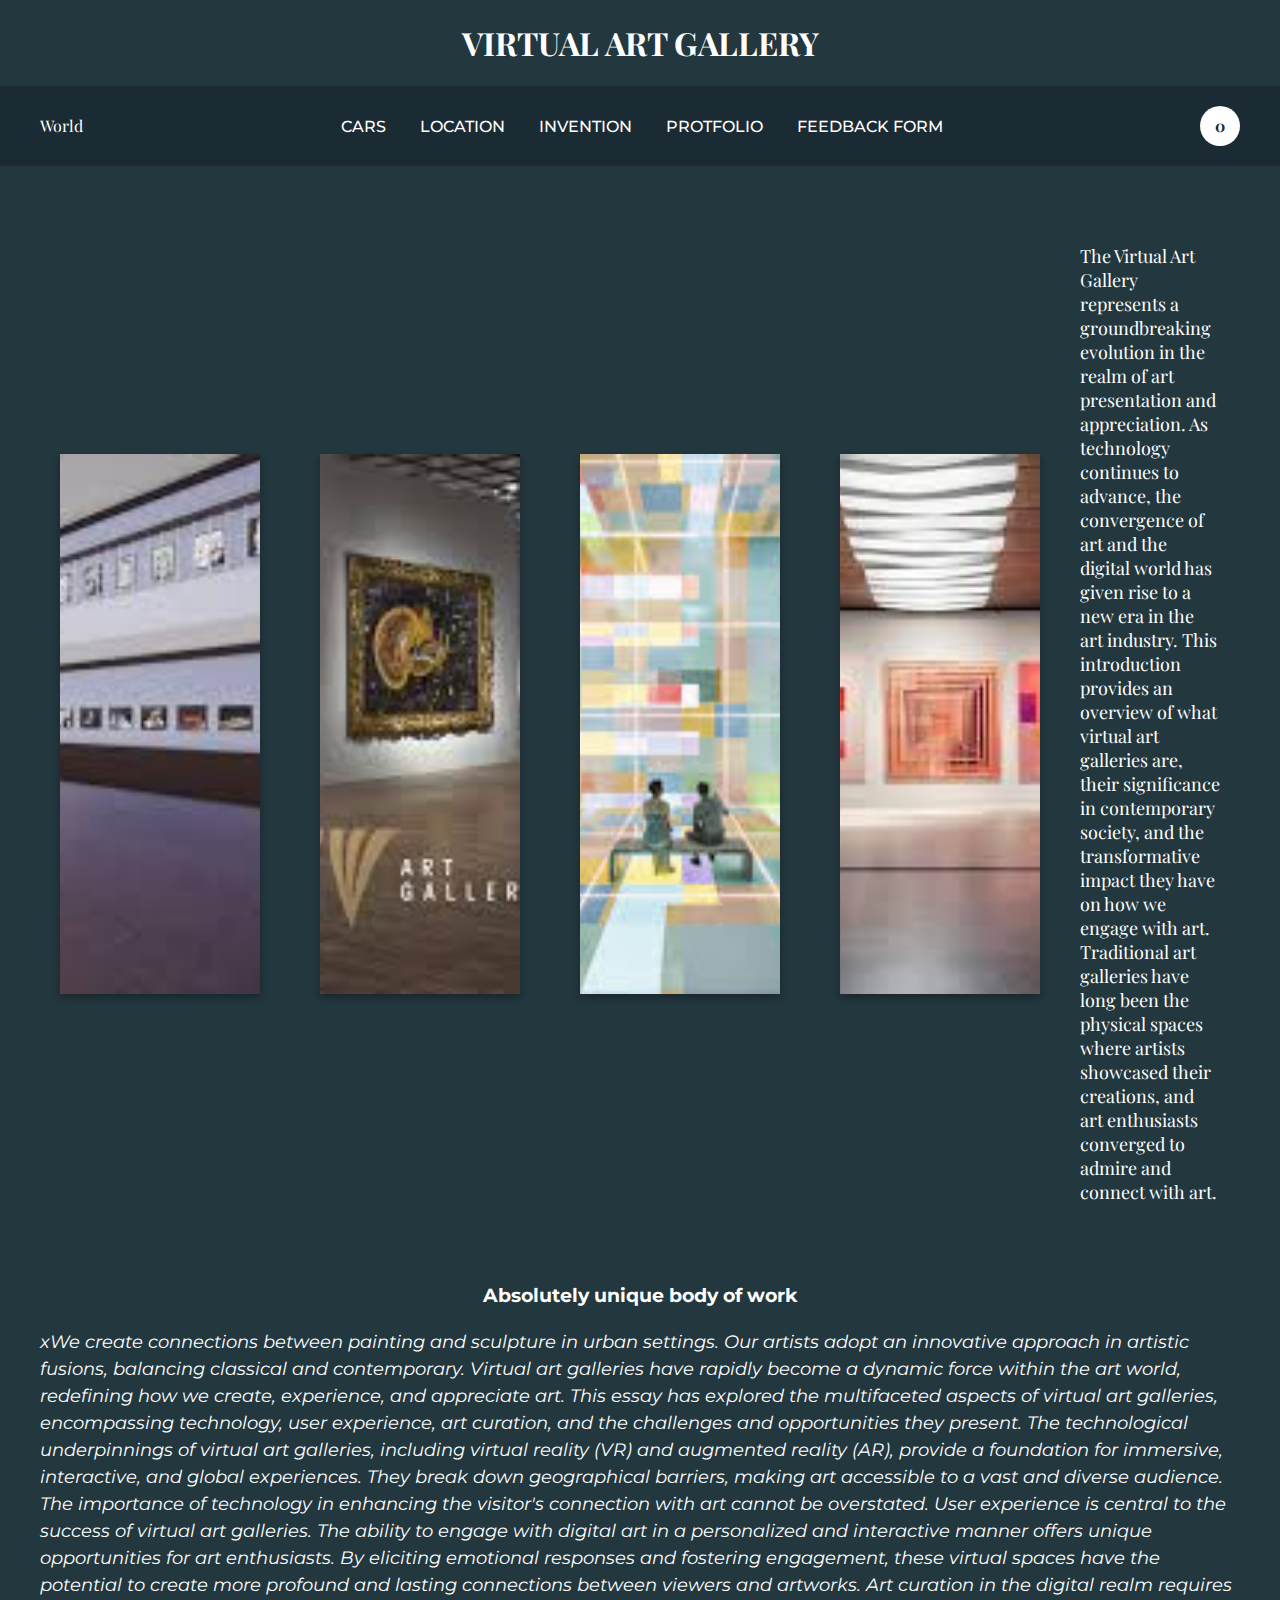
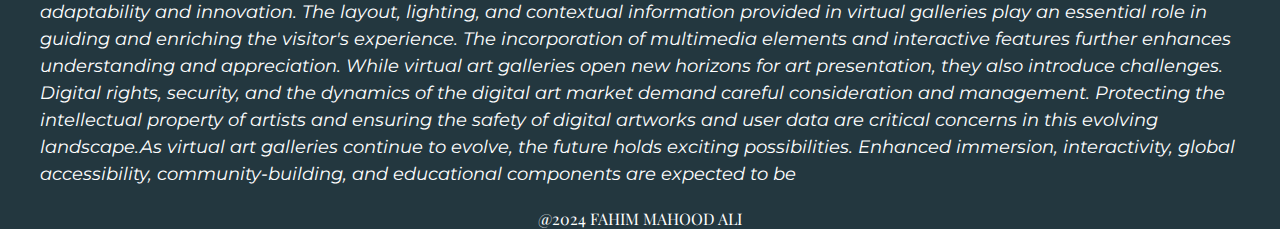
<file: index.html>
<!DOCTYPE html>
<html lang="en">
<head>
    <meta charset="UTF-8">
    <meta name="viewport" content="width=device-width, initial-scale=1.0">
    <title>Gallery Web Page</title>
    <link href="https://fonts.googleapis.com/css2?family=Playfair+Display:wght@400;700&family=Montserrat:wght@400;500&display=swap" rel="stylesheet">
    <style>
        body {
            margin: 0;
            font-family: 'Playfair Display', serif;
            background-color: #23373F;
            color: #ffffff;
            
        }
        header {
            display: flex;
            justify-content: space-between;
            align-items: center;
            padding: 20px 40px;
            background-color: #1B2B34;
        }
        header nav a {
            margin: 0 15px;
            text-decoration: none;
            color: #ffffff;
            font-family: 'Montserrat', sans-serif;
            font-weight: 500;
        }
        .cart {
            display: flex;
            align-items: center;

            background-image: url("images/logo.jpg");
            border-radius: 50%;
            width: 40px;
            height: 40px;
            justify-content: center;
            color: #1B2B34;
            font-weight: bold;
        }
        .main-content {
            display: flex;
            justify-content: center;
            align-items: center;
            margin: 60px;
            gap: 40px;
        }
        .main-content .image-gallery {
            display: flex;
            gap: 60px;
        }
        .main-content .image-gallery img {
            width: 200px;
            height: 540px;
            object-fit: cover;
            /*border-radius: 50% 50% 50% 50%; /* Adjust for an oval shape */ 
            box-shadow: 0 4px 8px rgba(0, 0, 0, 0.3);
        }
        .footer-text {
            margin: 20px 40px;
            font-family: 'Montserrat', sans-serif;
            line-height: 1.5;
        }
        p{
            font-size: large;
        }
        .src:hover {
            transform: scale(1.1);
          }
        
    </style>
</head>
<body>
    <h1><center>VIRTUAL ART GALLERY</center></h1>
    <header>
        
        <div class="logo">World</div>
        <nav>
            <a href="cargallery.html">CARS</a>
            <a href="LOCATION.HTML">LOCATION</a>
            <a href="invent.html">INVENTION</a>
            <a href="protfolio.html">PROTFOLIO</a>
            <a href="HOME.html">FEEDBACK FORM</a>
        </nav>
        <div class="cart">0</div>
    </header>

    <section class="main-content">
        <div class="image-gallery">
            <img src="LOCATINIMAGE/1.jpg" alt="Art Image 1">
            <img src="LOCATINIMAGE/2.jpg" alt="Art Image 2">
            <img src="LOCATINIMAGE/3.jpg" alt="Art Image 3">
            <img src="LOCATINIMAGE/4.jpg" alt="Art Image 3">
        </div>
        
            <p>The Virtual Art Gallery represents a groundbreaking evolution in the realm of art presentation and appreciation. As technology continues to advance,
                the convergence of art and the digital world has given rise to a new era in the art industry. This introduction provides an overview of what virtual art
                galleries are, their significance in contemporary society, and the transformative impact they have on how we engage with art. Traditional art galleries
                have long been the physical spaces where artists showcased their creations, and art enthusiasts converged to admire and connect with art. </p>

        
    </section>

    <div class="footer-text">
        <h3><main><center>Absolutely unique body of work</center></main></h3>
        <p><i>xWe create connections between painting and sculpture in urban settings. Our artists adopt an innovative approach in artistic fusions, balancing classical and contemporary.
            Virtual art galleries have rapidly become a dynamic force within the art world, redefining how we create, experience, and appreciate art. This essay has
            explored the multifaceted aspects of virtual art galleries, encompassing technology, user experience, art curation, and the challenges and opportunities
            they present. The technological underpinnings of virtual art galleries, including virtual reality (VR) and augmented reality (AR), provide a foundation for
            immersive, interactive, and global experiences. They break down geographical barriers, making art accessible to a vast and diverse audience. The
            importance of technology in enhancing the visitor's connection with art cannot be overstated. User experience is central to the success of virtual art
            galleries. The ability to engage with digital art in a personalized and interactive manner offers unique opportunities for art enthusiasts. By eliciting
            emotional responses and fostering engagement, these virtual spaces have the potential to create more profound and lasting connections between viewers
            and artworks. Art curation in the digital realm requires adaptability and innovation. The layout, lighting, and contextual information provided in virtual
            galleries play an essential role in guiding and enriching the visitor's experience. The incorporation of multimedia elements and interactive features further
            enhances understanding and appreciation. While virtual art galleries open new horizons for art presentation, they also introduce challenges. Digital rights,
            security, and the dynamics of the digital art market demand careful consideration and management. Protecting the intellectual property of artists and
            ensuring the safety of digital artworks and user data are critical concerns in this evolving landscape.As virtual art galleries continue to evolve, the future
            holds exciting possibilities. Enhanced immersion, interactivity, global accessibility, community-building, and educational components are expected to be</i>
        </p>
        
    </div>
    <figcaption ><center>@2024 FAHIM MAHOOD ALI</center></figcaption>

    

</body>
</html>
</file>
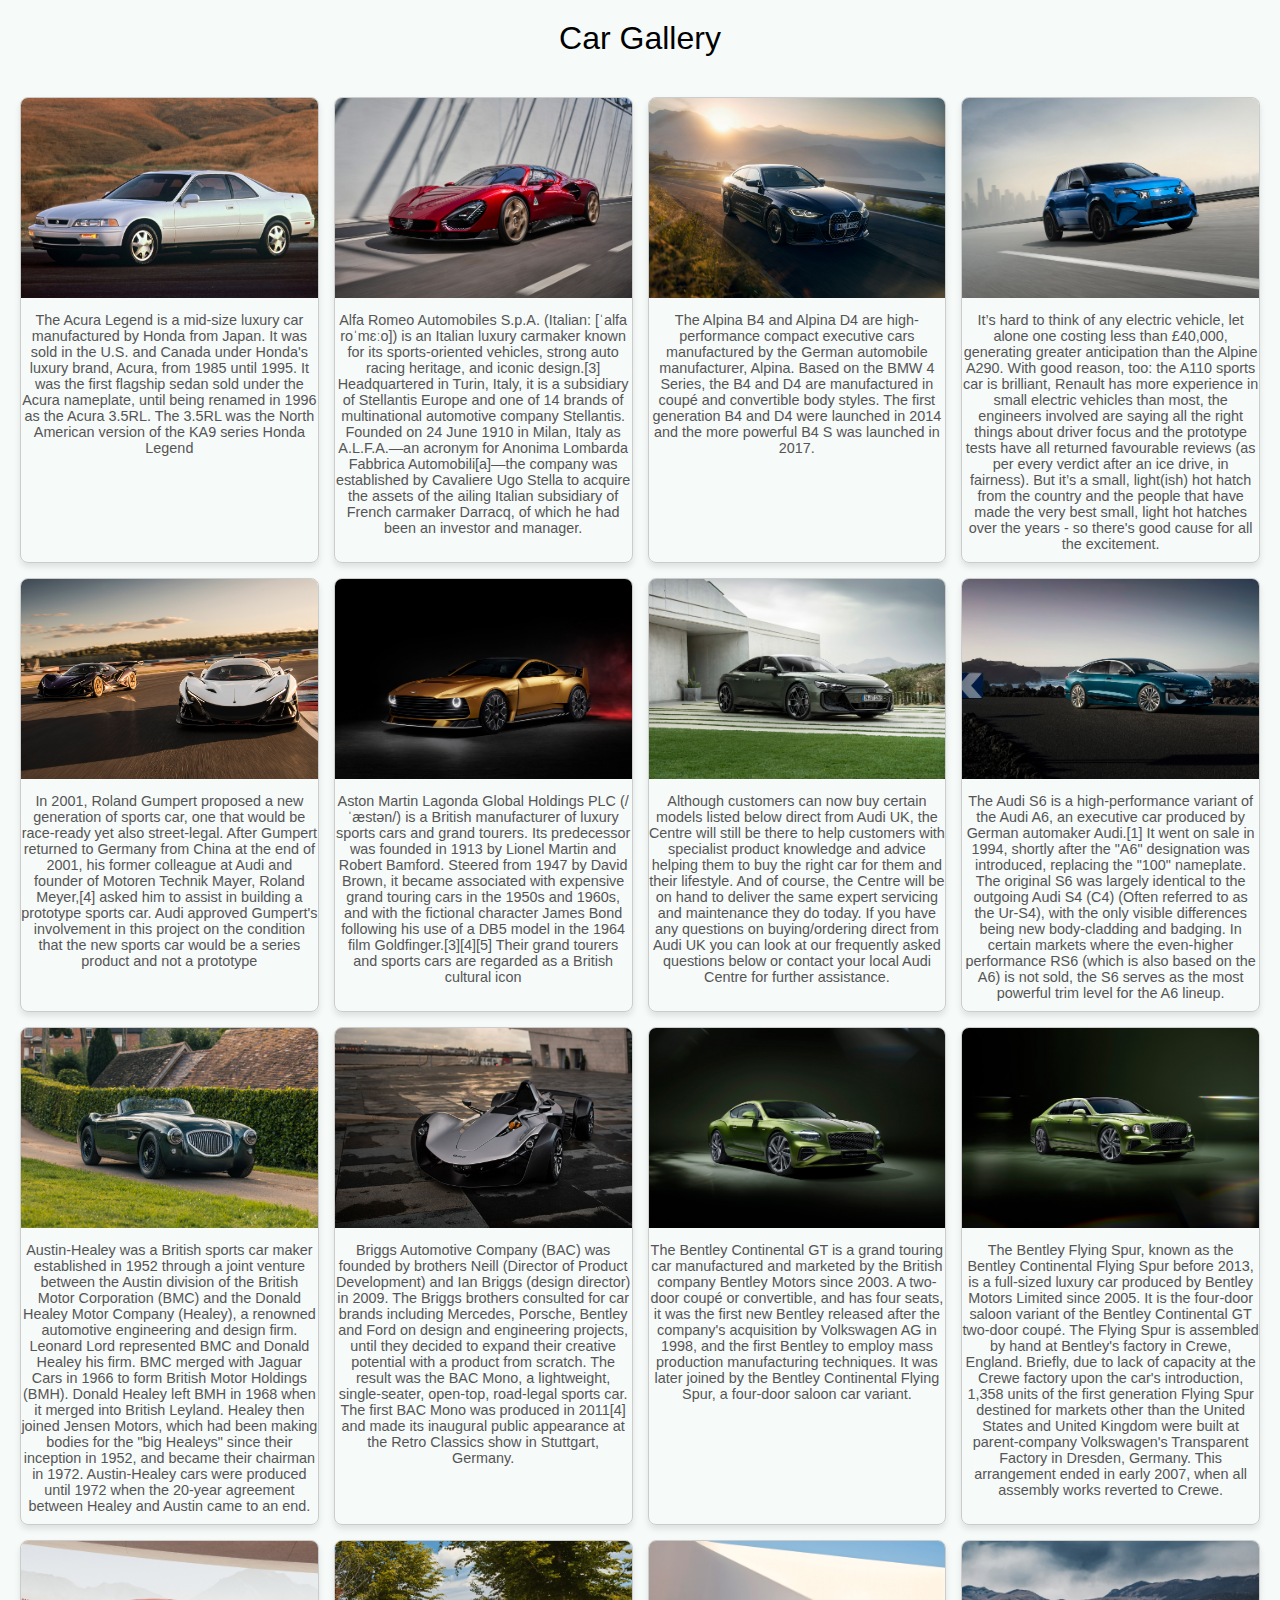
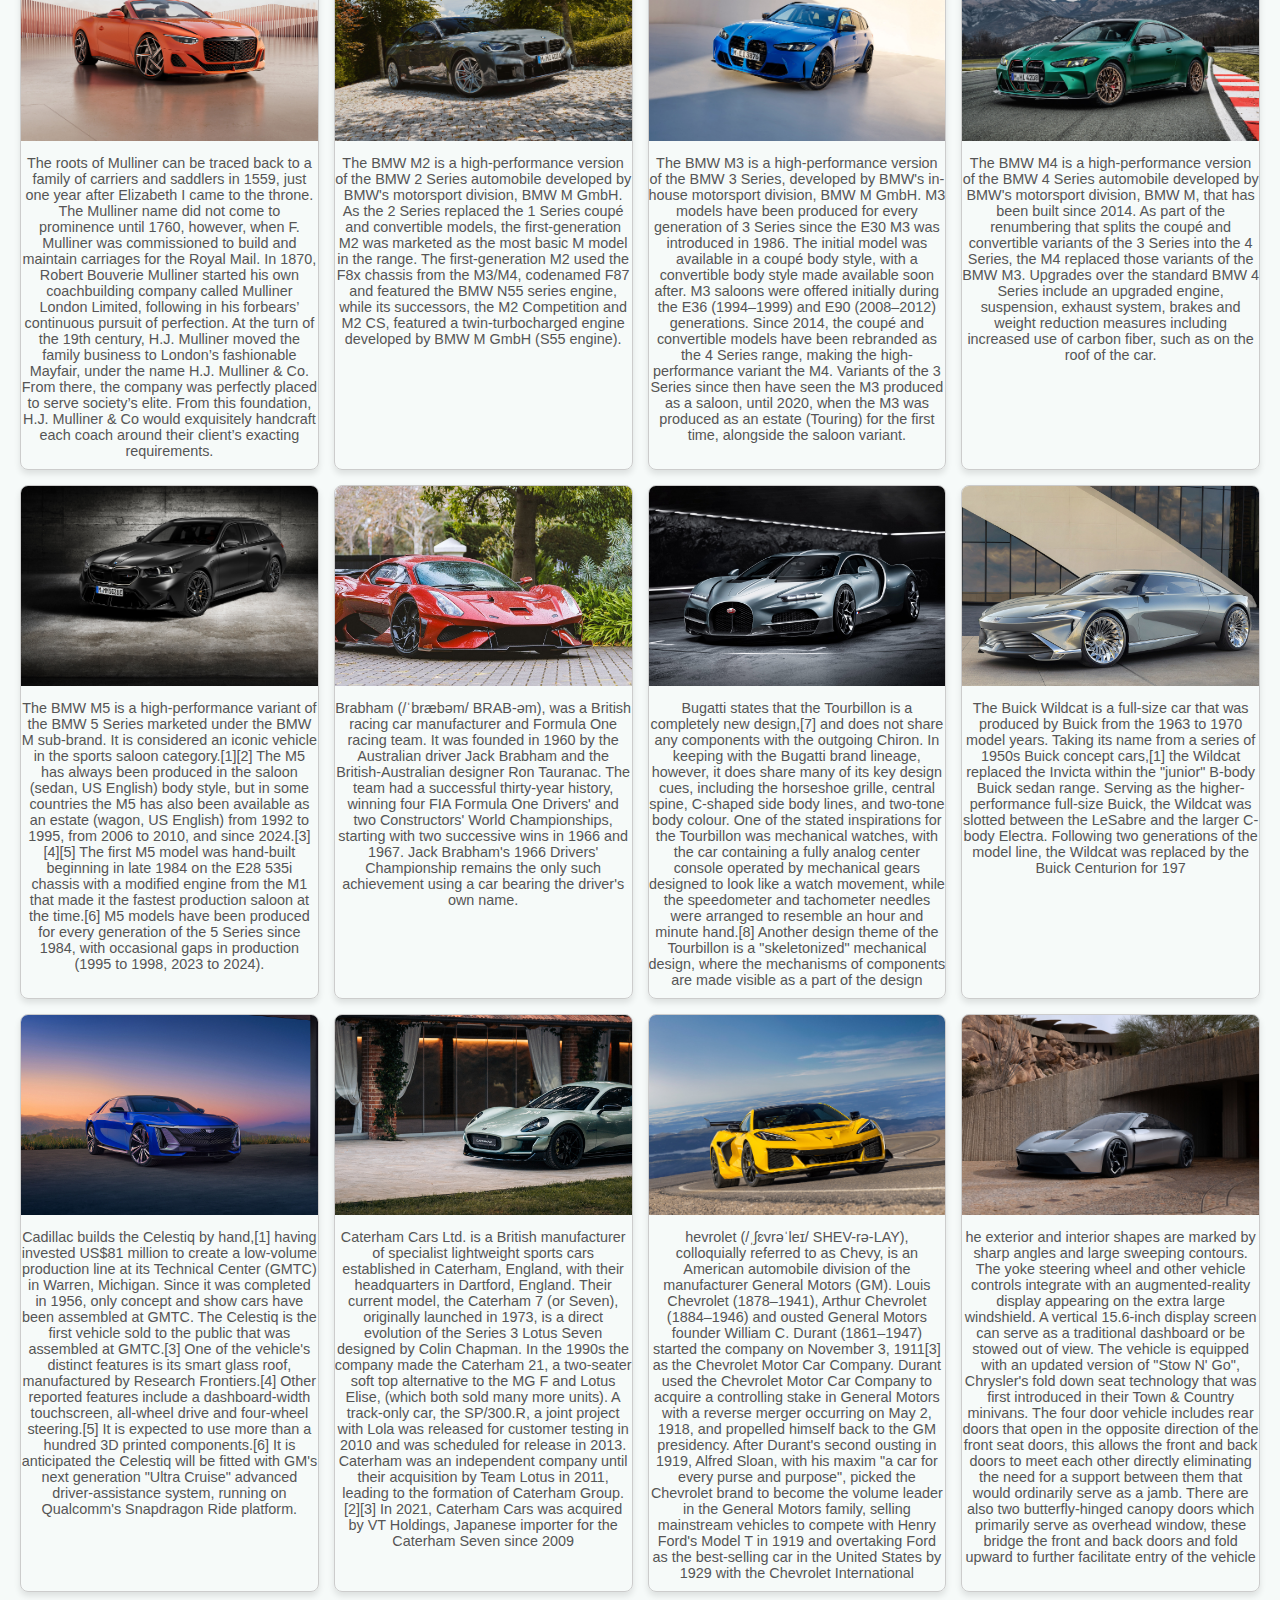
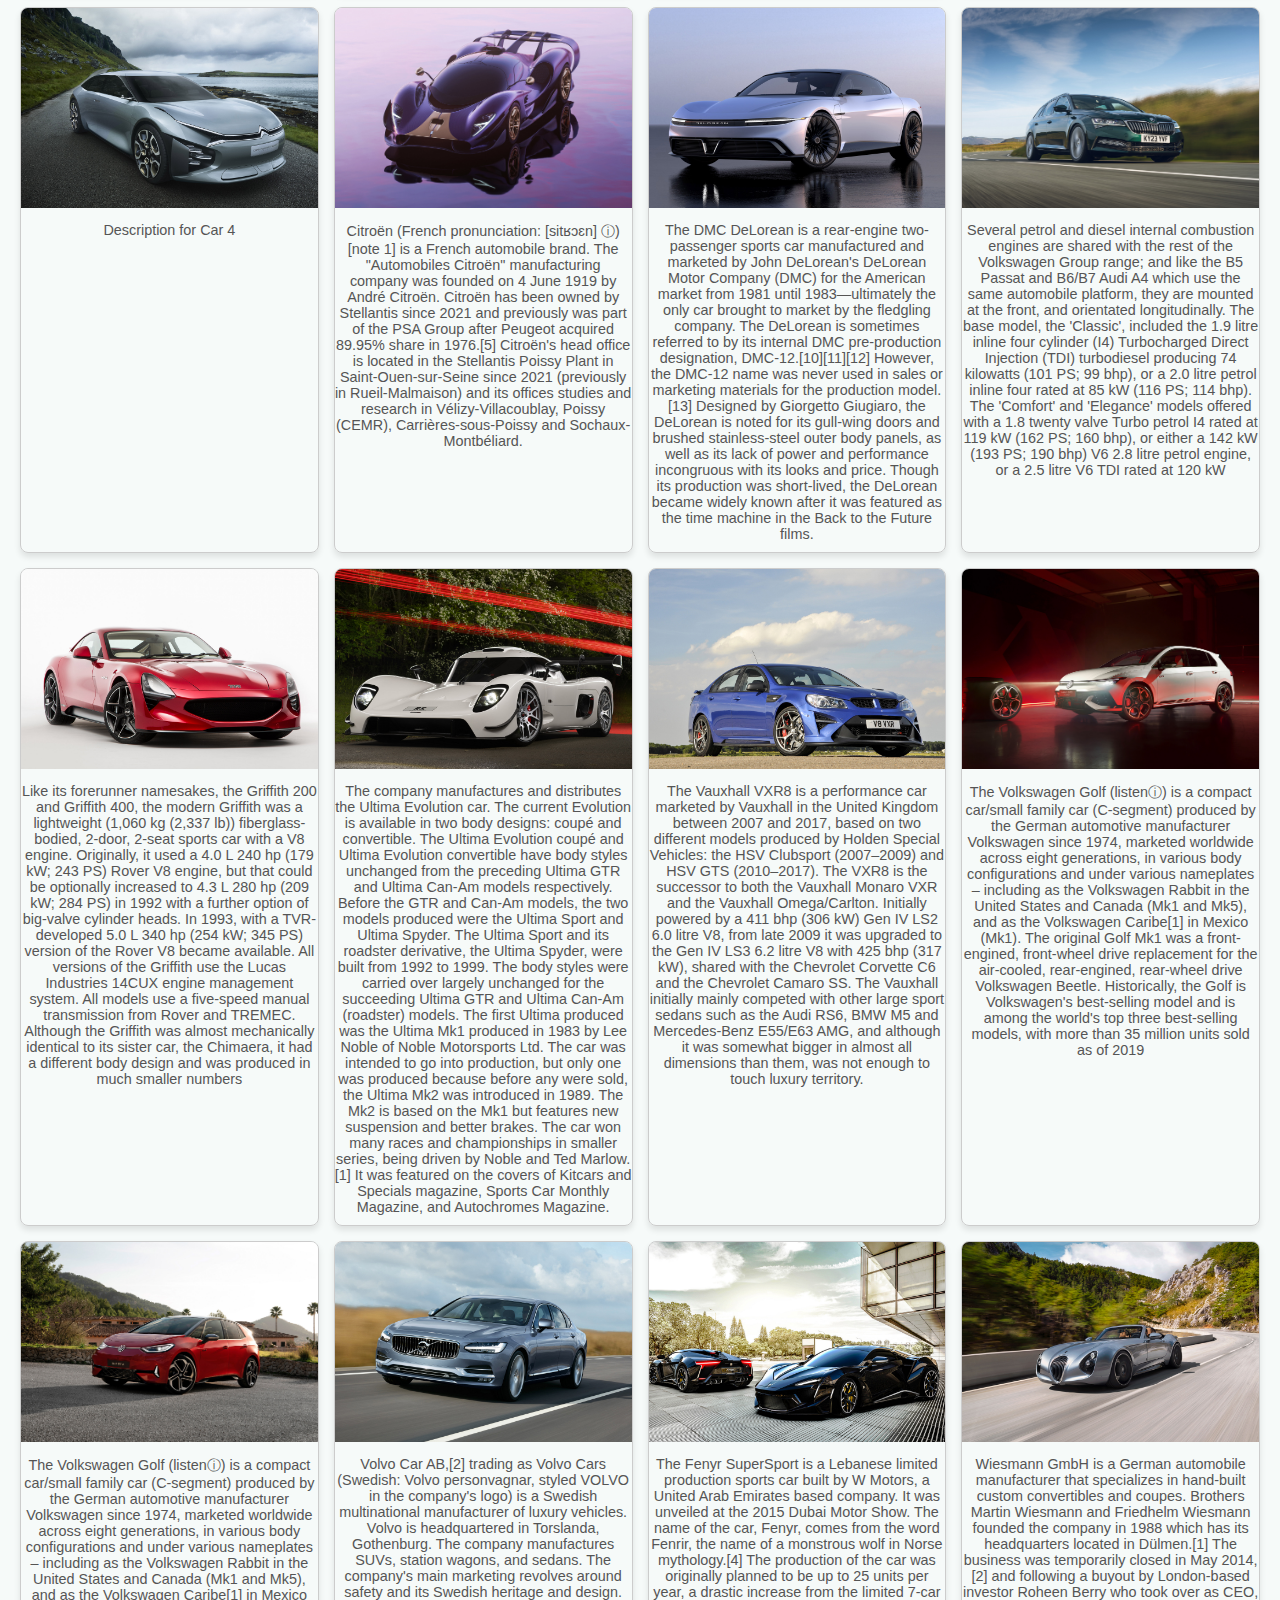
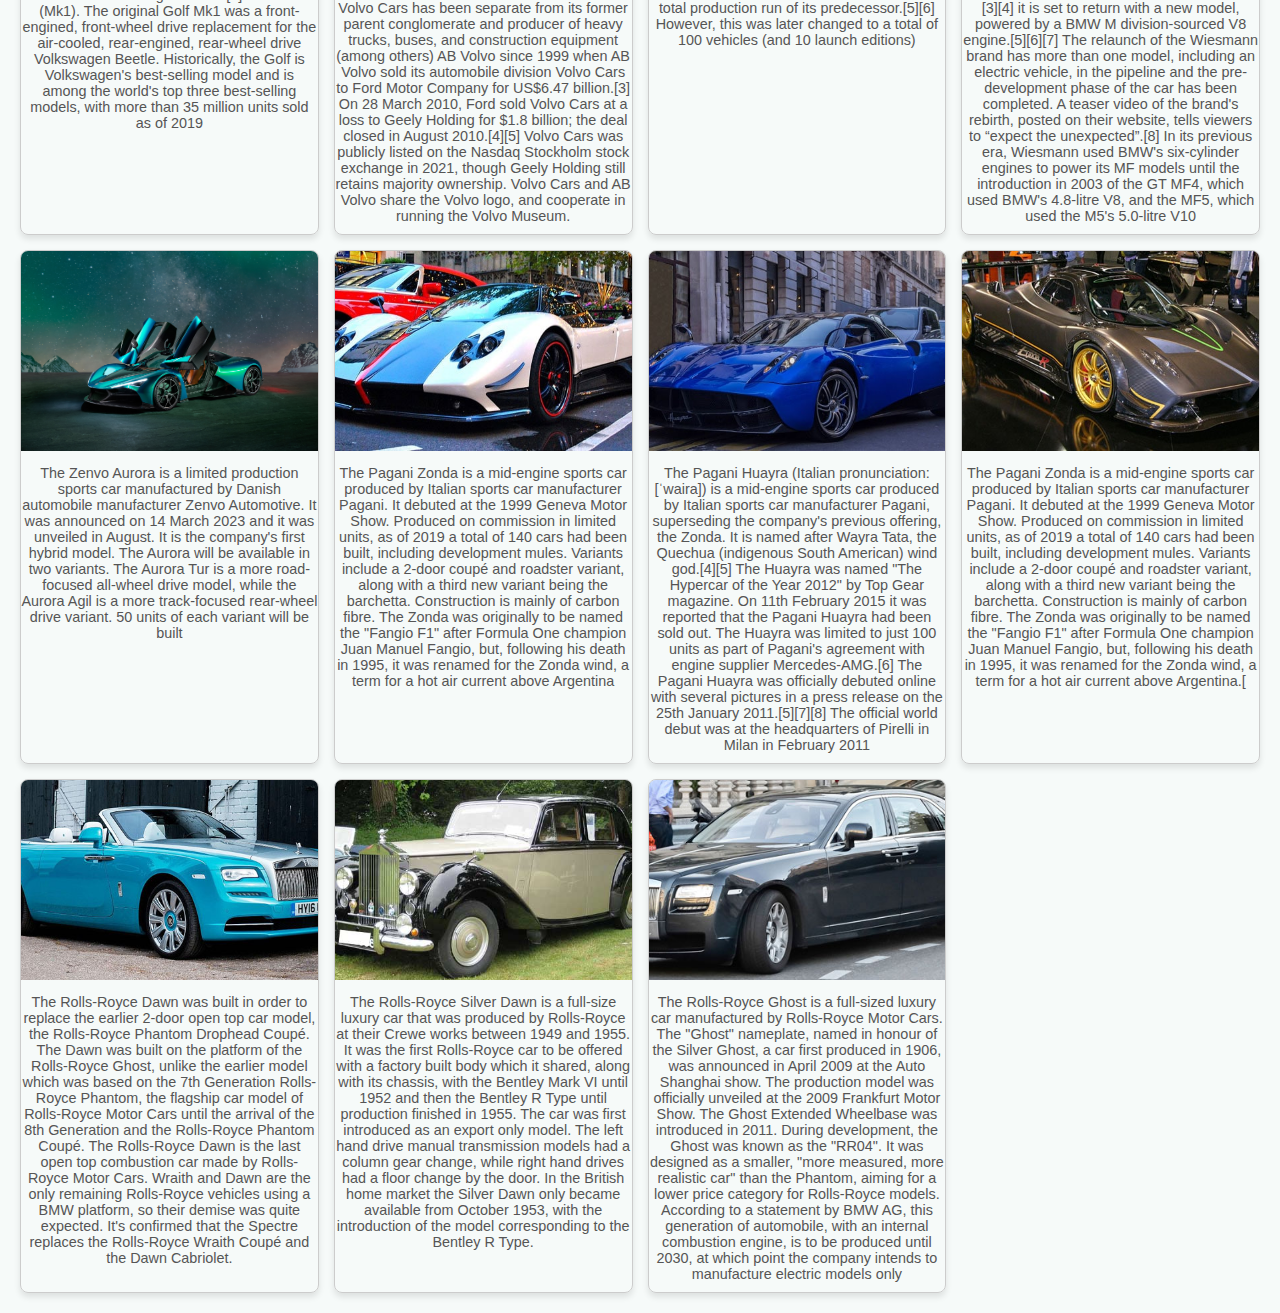
<file: cargallery.html>
<!DOCTYPE html>
<html lang="en">
    <head>
      <meta charset="UTF-8">
      <meta name="viewport" content="width=device-width, initial-scale=1.0">
      <title>Car Gallery</title>
      <style>
        body {
          font-family: Arial, sans-serif;
          margin: 0;
          padding: 0;
          background-color: rgb(246, 250, 249);
            background-size: cover; 
            background-position: center; 
            background-repeat: no-repeat; 
            background-attachment: fixed;
        }
        
        .gallery-title {
          text-align: center;
          margin: 20px 0;
          font-size: 2em;
          color:aqua

          font-weight: bold;
        }
        .gallery-container {
          display: grid;
          grid-template-columns: repeat(4, 1fr);
          gap: 15px;
          padding: 20px;
        }
        .gallery-item {
          text-align: center;
          border: 1px solid #ccc;
          border-radius: 8px;
          overflow: hidden;
          box-shadow: 0 4px 6px rgba(0, 0, 0, 0.1);
        }
        .gallery-item:hover {
            transform: scale(1.05);
            box-shadow: 0 8px 12px rgba(0, 0, 0, 0.2);
          }
        .gallery-item img {
          width: 100%;
          height: 200px;
          object-fit: cover;
        }
        .gallery-item:hover img {
            transform: scale(1.1);
          }
        .gallery-item p {
          margin: 10px 0;
          font-size: 0.9em;
          color: #555;
        }
        P h1{
            color: rgb(253, 5, 5);
            font-style: italic;
        }
        
      </style>
    </head>
    <body>
      <div class="gallery-title">Car Gallery</div>
      <div class="gallery-container">
        
        <div class="gallery-item">
          <img src="images/Acura-Legend.jpg" alt="Car 1">
          <p>The Acura Legend is a mid-size luxury car manufactured by Honda from Japan. It was sold in the U.S. and Canada under Honda's luxury brand, Acura, from 1985 until 1995. It was the first flagship sedan sold under the Acura nameplate, until being renamed in 1996 as the Acura 3.5RL. The 3.5RL was the North American version of the KA9 series Honda Legend</p>
        </div>
        <div class="gallery-item">
          <img src="images/Alfa-Romeo-33-Stradale.jpg" alt="Car 2">
          <p>Alfa Romeo Automobiles S.p.A. (Italian: [ˈalfa roˈmɛːo]) is an Italian luxury carmaker known for its sports-oriented vehicles, strong auto racing heritage, and iconic design.[3] Headquartered in Turin, Italy, it is a subsidiary of Stellantis Europe and one of 14 brands of multinational automotive company Stellantis.

            Founded on 24 June 1910 in Milan, Italy as A.L.F.A.—an acronym for Anonima Lombarda Fabbrica Automobili[a]—the company was established by Cavaliere Ugo Stella to acquire the assets of the ailing Italian subsidiary of French carmaker Darracq, of which he had been an investor and manager.</p>
        </div>
        <div class="gallery-item">
          <img src="images/Alpina-B4-Gran-Coupe.jpg" alt="Car 3">
          <p>The Alpina B4 and Alpina D4 are high-performance compact executive cars manufactured by the German automobile manufacturer, Alpina. Based on the BMW 4 Series, the B4 and D4 are manufactured in coupé and convertible body styles. The first generation B4 and D4 were launched in 2014 and the more powerful B4 S was launched in 2017.</p>
        </div>
        <div class="gallery-item">
          <img src="images/Alpine-A290-GTS.jpg" alt="Car 4">
          <p>It’s hard to think of any electric vehicle, let alone one costing less than £40,000, generating greater anticipation than the Alpine A290. With good reason, too: the A110 sports car is brilliant, Renault has more experience in small electric vehicles than most, the engineers involved are saying all the right things about driver focus and the prototype tests have all returned favourable reviews (as per every verdict after an ice drive, in fairness). But it’s a small, light(ish) hot hatch from the country and the people that have made the very best small, light hot hatches over the years - so there's good cause for all the excitement. </p>
        </div>
        <div class="gallery-item">
            <img src="images/Apollo.jpg" alt="Car 4">
            <p>In 2001, Roland Gumpert proposed a new generation of sports car, one that would be race-ready yet also street-legal. After Gumpert returned to Germany from China at the end of 2001, his former colleague at Audi and founder of Motoren Technik Mayer, Roland Meyer,[4] asked him to assist in building a prototype sports car. Audi approved Gumpert's involvement in this project on the condition that the new sports car would be a series product and not a prototype</p>
        </div>
        <div class="gallery-item">
            <img src="images/Aston-Martin-Valiant.jpg" alt="Car 4">
            <p>Aston Martin Lagonda Global Holdings PLC (/ˈæstən/) is a British manufacturer of luxury sports cars and grand tourers. Its predecessor was founded in 1913 by Lionel Martin and Robert Bamford. Steered from 1947 by David Brown, it became associated with expensive grand touring cars in the 1950s and 1960s, and with the fictional character James Bond following his use of a DB5 model in the 1964 film Goldfinger.[3][4][5] Their grand tourers and sports cars are regarded as a British cultural icon</p>
        </div>
        <div class="gallery-item">
            <img src="images/Audi-RS-E-Tron-GT-Performance.jpg" alt="Car 4">
            <p>Although customers can now buy certain models listed below direct from Audi UK, the Centre will still be there to help customers with specialist product knowledge and advice helping them to buy the right car for them and their lifestyle. And of course, the Centre will be on hand to deliver the same expert servicing and maintenance they do today. If you have any questions on buying/ordering direct from Audi UK you can look at our frequently asked questions below or contact your local Audi Centre for further assistance.</p>
        </div>
        <div class="gallery-item">
            <img src="images/Audi-S6-E-Tron.jpg" alt="Car 4">
            <p>The Audi S6 is a high-performance variant of the Audi A6, an executive car produced by German automaker Audi.[1] It went on sale in 1994, shortly after the "A6" designation was introduced, replacing the "100" nameplate.

                The original S6 was largely identical to the outgoing Audi S4 (C4) (Often referred to as the Ur-S4), with the only visible differences being new body-cladding and badging. In certain markets where the even-higher performance RS6 (which is also based on the A6) is not sold, the S6 serves as the most powerful trim level for the A6 lineup.</p>
        </div>
        <div class="gallery-item">
            <img src="images/Austin-Healey.jpg" alt="Car 4">
            <p>Austin-Healey was a British sports car maker established in 1952 through a joint venture between the Austin division of the British Motor Corporation (BMC) and the Donald Healey Motor Company (Healey), a renowned automotive engineering and design firm. Leonard Lord represented BMC and Donald Healey his firm.

                BMC merged with Jaguar Cars in 1966 to form British Motor Holdings (BMH). Donald Healey left BMH in 1968 when it merged into British Leyland. Healey then joined Jensen Motors, which had been making bodies for the "big Healeys" since their inception in 1952, and became their chairman in 1972. Austin-Healey cars were produced until 1972 when the 20-year agreement between Healey and Austin came to an end.</p>
        </div>
        <div class="gallery-item">
            <img src="images/BAC-Mono.jpg" alt="Car 4">
            <p>Briggs Automotive Company (BAC) was founded by brothers Neill (Director of Product Development) and Ian Briggs (design director) in 2009. The Briggs brothers consulted for car brands including Mercedes, Porsche, Bentley and Ford on design and engineering projects, until they decided to expand their creative potential with a product from scratch.

                The result was the BAC Mono, a lightweight, single-seater, open-top, road-legal sports car.
                
                The first BAC Mono was produced in 2011[4] and made its inaugural public appearance at the Retro Classics show in Stuttgart, Germany.</p>
        </div>
        <div class="gallery-item">
            <img src="images/Bentley-Continental-GT-Speed.jpg" alt="Car 4">
            <p>The Bentley Continental GT is a grand touring car manufactured and marketed by the British company Bentley Motors since 2003. A two-door coupé or convertible, and has four seats, it was the first new Bentley released after the company's acquisition by Volkswagen AG in 1998, and the first Bentley to employ mass production manufacturing techniques. It was later joined by the Bentley Continental Flying Spur, a four-door saloon car variant.</p>
        </div>
        <div class="gallery-item">
            <img src="images/Bentley-Flying-Spur-Speed.jpg" alt="Car 4">
            <p>The Bentley Flying Spur, known as the Bentley Continental Flying Spur before 2013, is a full-sized luxury car produced by Bentley Motors Limited since 2005. It is the four-door saloon variant of the Bentley Continental GT two-door coupé.

                The Flying Spur is assembled by hand at Bentley's factory in Crewe, England. Briefly, due to lack of capacity at the Crewe factory upon the car's introduction, 1,358 units of the first generation Flying Spur destined for markets other than the United States and United Kingdom were built at parent-company Volkswagen's Transparent Factory in Dresden, Germany. This arrangement ended in early 2007, when all assembly works reverted to Crewe.</p>
        </div>
        <div class="gallery-item">
            <img src="images/Bentley-Mulliner-Batur-Convertible.jpg" alt="Car 4">
            <p>The roots of Mulliner can be traced back to a family of carriers and saddlers in 1559, just one year after Elizabeth I came to the throne. The Mulliner name did not come to prominence until 1760, however, when F. Mulliner was commissioned to build and maintain carriages for the Royal Mail. In 1870, Robert Bouverie Mulliner started his own coachbuilding company called Mulliner London Limited, following in his forbears’ continuous pursuit of perfection.

                At the turn of the 19th century, H.J. Mulliner moved the family business to London’s fashionable Mayfair, under the name H.J. Mulliner & Co. From there, the company was perfectly placed to serve society’s elite. From this foundation, H.J. Mulliner & Co would exquisitely handcraft each coach around their client’s exacting requirements.</p>
        </div>
        <div class="gallery-item">
            <img src="images/BMW-M2.jpg" alt="Car 4">
            <p>The BMW M2 is a high-performance version of the BMW 2 Series automobile developed by BMW's motorsport division, BMW M GmbH. As the 2 Series replaced the 1 Series coupé and convertible models, the first-generation M2 was marketed as the most basic M model in the range.

                The first-generation M2 used the F8x chassis from the M3/M4, codenamed F87 and featured the BMW N55 series engine, while its successors, the M2 Competition and M2 CS, featured a twin-turbocharged engine developed by BMW M GmbH (S55 engine).</p>
        </div>
        <div class="gallery-item">
            <img src="images/BMW-M3-Competition.jpg" alt="Car 4">
            <p>The BMW M3 is a high-performance version of the BMW 3 Series, developed by BMW's in-house motorsport division, BMW M GmbH. M3 models have been produced for every generation of 3 Series since the E30 M3 was introduced in 1986.

                The initial model was available in a coupé body style, with a convertible body style made available soon after. M3 saloons were offered initially during the E36 (1994–1999) and E90 (2008–2012) generations. Since 2014, the coupé and convertible models have been rebranded as the 4 Series range, making the high-performance variant the M4. Variants of the 3 Series since then have seen the M3 produced as a saloon, until 2020, when the M3 was produced as an estate (Touring) for the first time, alongside the saloon variant.</p>
        </div>
        <div class="gallery-item">
            <img src="images/BMW-M4-CS.jpg" alt="Car 4">
            <p>The BMW M4 is a high-performance version of the BMW 4 Series automobile developed by BMW's motorsport division, BMW M, that has been built since 2014. As part of the renumbering that splits the coupé and convertible variants of the 3 Series into the 4 Series, the M4 replaced those variants of the BMW M3. Upgrades over the standard BMW 4 Series include an upgraded engine, suspension, exhaust system, brakes and weight reduction measures including increased use of carbon fiber, such as on the roof of the car.</p>
        </div>
        <div class="gallery-item">
            <img src="images/BMW-M5-Touring.jpg" alt="Car 4">
            <p>The BMW M5 is a high-performance variant of the BMW 5 Series marketed under the BMW M sub-brand. It is considered an iconic vehicle in the sports saloon category.[1][2] The M5 has always been produced in the saloon (sedan, US English) body style, but in some countries the M5 has also been available as an estate (wagon, US English) from 1992 to 1995, from 2006 to 2010, and since 2024.[3][4][5]

                The first M5 model was hand-built beginning in late 1984 on the E28 535i chassis with a modified engine from the M1 that made it the fastest production saloon at the time.[6] M5 models have been produced for every generation of the 5 Series since 1984, with occasional gaps in production (1995 to 1998, 2023 to 2024).</p>
        </div>
        <div class="gallery-item">
            <img src="images/Brabham.jpg" alt="Car 4">
            <p>Brabham (/ˈbræbəm/ BRAB-əm), was a British racing car manufacturer and Formula One racing team. It was founded in 1960 by the Australian driver Jack Brabham and the British-Australian designer Ron Tauranac. The team had a successful thirty-year history, winning four FIA Formula One Drivers' and two Constructors' World Championships, starting with two successive wins in 1966 and 1967. Jack Brabham's 1966 Drivers' Championship remains the only such achievement using a car bearing the driver's own name.</p>
        </div>
        <div class="gallery-item">
            <img src="images/Bugatti-Tourbillon-.jpg" alt="Car 4">
            <p>Bugatti states that the Tourbillon is a completely new design,[7] and does not share any components with the outgoing Chiron. In keeping with the Bugatti brand lineage, however, it does share many of its key design cues, including the horseshoe grille, central spine, C-shaped side body lines, and two-tone body colour. One of the stated inspirations for the Tourbillon was mechanical watches, with the car containing a fully analog center console operated by mechanical gears designed to look like a watch movement, while the speedometer and tachometer needles were arranged to resemble an hour and minute hand.[8] Another design theme of the Tourbillon is a "skeletonized" mechanical design, where the mechanisms of components are made visible as a part of the design</p>
        </div>
        <div class="gallery-item">
            <img src="images/Buick-Wildcat-EV.jpg" alt="Car 4">
            <p>The Buick Wildcat is a full-size car that was produced by Buick from the 1963 to 1970 model years. Taking its name from a series of 1950s Buick concept cars,[1] the Wildcat replaced the Invicta within the "junior" B-body Buick sedan range. Serving as the higher-performance full-size Buick, the Wildcat was slotted between the LeSabre and the larger C-body Electra.

                Following two generations of the model line, the Wildcat was replaced by the Buick Centurion for 197</p>
        </div>
        <div class="gallery-item">
            <img src="images/Cadillac-Celestiq.jpg" alt="Car 4">
            <p>Cadillac builds the Celestiq by hand,[1] having invested US$81 million to create a low-volume production line at its Technical Center (GMTC) in Warren, Michigan. Since it was completed in 1956, only concept and show cars have been assembled at GMTC. The Celestiq is the first vehicle sold to the public that was assembled at GMTC.[3]

                One of the vehicle's distinct features is its smart glass roof, manufactured by Research Frontiers.[4] Other reported features include a dashboard-width touchscreen, all-wheel drive and four-wheel steering.[5] It is expected to use more than a hundred 3D printed components.[6] It is anticipated the Celestiq will be fitted with GM's next generation "Ultra Cruise" advanced driver-assistance system, running on Qualcomm's Snapdragon Ride platform.</p>
        </div>
        <div class="gallery-item">
            <img src="images/Caterham.jpg" alt="Car 4">
            <p>Caterham Cars Ltd. is a British manufacturer of specialist lightweight sports cars established in Caterham, England, with their headquarters in Dartford, England. Their current model, the Caterham 7 (or Seven), originally launched in 1973, is a direct evolution of the Series 3 Lotus Seven designed by Colin Chapman. In the 1990s the company made the Caterham 21, a two-seater soft top alternative to the MG F and Lotus Elise, (which both sold many more units). A track-only car, the SP/300.R, a joint project with Lola was released for customer testing in 2010 and was scheduled for release in 2013.

                Caterham was an independent company until their acquisition by Team Lotus in 2011, leading to the formation of Caterham Group.[2][3] In 2021, Caterham Cars was acquired by VT Holdings, Japanese importer for the Caterham Seven since 2009</p>
        </div>
        <div class="gallery-item">
            <img src="images/Chevrolet-Corvette-ZR1.jpg" alt="Car 4">
            <p>hevrolet (/ˌʃɛvrəˈleɪ/ SHEV-rə-LAY), colloquially referred to as Chevy, is an American automobile division of the manufacturer General Motors (GM).

                Louis Chevrolet (1878–1941), Arthur Chevrolet (1884–1946) and ousted General Motors founder William C. Durant (1861–1947) started the company on November 3, 1911[3] as the Chevrolet Motor Car Company. Durant used the Chevrolet Motor Car Company to acquire a controlling stake in General Motors with a reverse merger occurring on May 2, 1918, and propelled himself back to the GM presidency. After Durant's second ousting in 1919, Alfred Sloan, with his maxim "a car for every purse and purpose", picked the Chevrolet brand to become the volume leader in the General Motors family, selling mainstream vehicles to compete with Henry Ford's Model T in 1919 and overtaking Ford as the best-selling car in the United States by 1929 with the Chevrolet International</p>
        </div>
        <div class="gallery-item">
            <img src="images/Chrysler-Halcyon.jpg" alt="Car 4">
            <p>he exterior and interior shapes are marked by sharp angles and large sweeping contours. The yoke steering wheel and other vehicle controls integrate with an augmented-reality display appearing on the extra large windshield. A vertical 15.6-inch display screen can serve as a traditional dashboard or be stowed out of view. The vehicle is equipped with an updated version of "Stow N' Go", Chrysler's fold down seat technology that was first introduced in their Town & Country minivans. The four door vehicle includes rear doors that open in the opposite direction of the front seat doors, this allows the front and back doors to meet each other directly eliminating the need for a support between them that would ordinarily serve as a jamb. There are also two butterfly-hinged canopy doors which primarily serve as overhead window, these bridge the front and back doors and fold upward to further facilitate entry of the vehicle</p>
        </div>
        <div class="gallery-item">
            <img src="images/Citroen-CXperience.jpg" alt="Car 4">
            <p>Description for Car 4</p>
        </div>
        <div class="gallery-item">
            <img src="images/De-Tomaso-P900.jpg" alt="Car 4">
            <p>Citroën (French pronunciation: [sitʁɔɛn] ⓘ)[note 1] is a French automobile brand. The "Automobiles Citroën" manufacturing company was founded on 4 June 1919 by André Citroën. Citroën has been owned by Stellantis since 2021 and previously was part of the PSA Group after Peugeot acquired 89.95% share in 1976.[5] Citroën's head office is located in the Stellantis Poissy Plant in Saint-Ouen-sur-Seine since 2021 (previously in Rueil-Malmaison) and its offices studies and research in Vélizy-Villacoublay, Poissy (CEMR), Carrières-sous-Poissy and Sochaux-Montbéliard.</p>
        </div>
        <div class="gallery-item">
            <img src="images/DeLorean-Alpha-5.jpg" alt="Car 4">
            <p>The DMC DeLorean is a rear-engine two-passenger sports car manufactured and marketed by John DeLorean's DeLorean Motor Company (DMC) for the American market from 1981 until 1983—ultimately the only car brought to market by the fledgling company. The DeLorean is sometimes referred to by its internal DMC pre-production designation, DMC-12.[10][11][12] However, the DMC-12 name was never used in sales or marketing materials for the production model.[13]

                Designed by Giorgetto Giugiaro, the DeLorean is noted for its gull-wing doors and brushed stainless-steel outer body panels, as well as its lack of power and performance incongruous with its looks and price. Though its production was short-lived, the DeLorean became widely known after it was featured as the time machine in the Back to the Future films.</p>
        </div>
        <div class="gallery-item">
            <img src="images/Skoda-Superb-Sleeper-Edition.jpg" alt="Car 4">
            <p>Several petrol and diesel internal combustion engines are shared with the rest of the Volkswagen Group range; and like the B5 Passat and B6/B7 Audi A4 which use the same automobile platform, they are mounted at the front, and orientated longitudinally.

                The base model, the 'Classic', included the 1.9 litre inline four cylinder (I4) Turbocharged Direct Injection (TDI) turbodiesel producing 74 kilowatts (101 PS; 99 bhp), or a 2.0 litre petrol inline four rated at 85 kW (116 PS; 114 bhp). The 'Comfort' and 'Elegance' models offered with a 1.8 twenty valve Turbo petrol I4 rated at 119 kW (162 PS; 160 bhp), or either a 142 kW (193 PS; 190 bhp) V6 2.8 litre petrol engine, or a 2.5 litre V6 TDI rated at 120 kW</p>
        </div>
        <div class="gallery-item">
            <img src="images/TVR-Griffith.jpg" alt="Car 4">
            <p>Like its forerunner namesakes, the Griffith 200 and Griffith 400, the modern Griffith was a lightweight (1,060 kg (2,337 lb)) fiberglass-bodied, 2-door, 2-seat sports car with a V8 engine. Originally, it used a 4.0 L 240 hp (179 kW; 243 PS) Rover V8 engine, but that could be optionally increased to 4.3 L 280 hp (209 kW; 284 PS) in 1992 with a further option of big-valve cylinder heads. In 1993, with a TVR-developed 5.0 L 340 hp (254 kW; 345 PS) version of the Rover V8 became available. All versions of the Griffith use the Lucas Industries 14CUX engine management system. All models use a five-speed manual transmission from Rover and TREMEC.

                Although the Griffith was almost mechanically identical to its sister car, the Chimaera, it had a different body design and was produced in much smaller numbers</p>
        </div>
        <div class="gallery-item">
            <img src="images/Ultima-RS.jpg" alt="Car 4">
            <p>The company manufactures and distributes the Ultima Evolution car. The current Evolution is available in two body designs: coupé and convertible. The Ultima Evolution coupé and Ultima Evolution convertible have body styles unchanged from the preceding Ultima GTR and Ultima Can-Am models respectively. Before the GTR and Can-Am models, the two models produced were the Ultima Sport and Ultima Spyder.

                The Ultima Sport and its roadster derivative, the Ultima Spyder, were built from 1992 to 1999. The body styles were carried over largely unchanged for the succeeding Ultima GTR and Ultima Can-Am (roadster) models. The first Ultima produced was the Ultima Mk1 produced in 1983 by Lee Noble of Noble Motorsports Ltd. The car was intended to go into production, but only one was produced because before any were sold, the Ultima Mk2 was introduced in 1989. The Mk2 is based on the Mk1 but features new suspension and better brakes. The car won many races and championships in smaller series, being driven by Noble and Ted Marlow.[1] It was featured on the covers of Kitcars and Specials magazine, Sports Car Monthly Magazine, and Autochromes Magazine.</p>
        </div>
        <div class="gallery-item">
            <img src="images/Vauxhall-VXR8-GTS-R.jpg" alt="Car 4">
            <p>The Vauxhall VXR8 is a performance car marketed by Vauxhall in the United Kingdom between 2007 and 2017, based on two different models produced by Holden Special Vehicles: the HSV Clubsport (2007–2009) and HSV GTS (2010–2017). The VXR8 is the successor to both the Vauxhall Monaro VXR and the Vauxhall Omega/Carlton. Initially powered by a 411 bhp (306 kW) Gen IV LS2 6.0 litre V8, from late 2009 it was upgraded to the Gen IV LS3 6.2 litre V8 with 425 bhp (317 kW), shared with the Chevrolet Corvette C6 and the Chevrolet Camaro SS. The Vauxhall initially mainly competed with other large sport sedans such as the Audi RS6, BMW M5 and Mercedes-Benz E55/E63 AMG, and although it was somewhat bigger in almost all dimensions than them, was not enough to touch luxury territory.</p>
        </div>
        <div class="gallery-item">
            <img src="images/Volkswagen-Golf-GTI-Clubsport.jpg" alt="Car 4">
            <p>The Volkswagen Golf (listenⓘ) is a compact car/small family car (C-segment) produced by the German automotive manufacturer Volkswagen since 1974, marketed worldwide across eight generations, in various body configurations and under various nameplates – including as the Volkswagen Rabbit in the United States and Canada (Mk1 and Mk5), and as the Volkswagen Caribe[1] in Mexico (Mk1).

                The original Golf Mk1 was a front-engined, front-wheel drive replacement for the air-cooled, rear-engined, rear-wheel drive Volkswagen Beetle. Historically, the Golf is Volkswagen's best-selling model and is among the world's top three best-selling models, with more than 35 million units sold as of 2019</p>
        </div>
        <div class="gallery-item">
            <img src="images/Volkswagen-ID.3-GTX.jpg" alt="Car 4">
            <p>The Volkswagen Golf (listenⓘ) is a compact car/small family car (C-segment) produced by the German automotive manufacturer Volkswagen since 1974, marketed worldwide across eight generations, in various body configurations and under various nameplates – including as the Volkswagen Rabbit in the United States and Canada (Mk1 and Mk5), and as the Volkswagen Caribe[1] in Mexico (Mk1).

                The original Golf Mk1 was a front-engined, front-wheel drive replacement for the air-cooled, rear-engined, rear-wheel drive Volkswagen Beetle. Historically, the Golf is Volkswagen's best-selling model and is among the world's top three best-selling models, with more than 35 million units sold as of 2019</p>
        </div>
        <div class="gallery-item">
            <img src="images/Volvo-S90.jpg" alt="Car 4">
            <p>Volvo Car AB,[2] trading as Volvo Cars (Swedish: Volvo personvagnar, styled VOLVO in the company's logo) is a Swedish multinational manufacturer of luxury vehicles. Volvo is headquartered in Torslanda, Gothenburg. The company manufactures SUVs, station wagons, and sedans. The company's main marketing revolves around safety and its Swedish heritage and design.

                Volvo Cars has been separate from its former parent conglomerate and producer of heavy trucks, buses, and construction equipment (among others) AB Volvo since 1999 when AB Volvo sold its automobile division Volvo Cars to Ford Motor Company for US$6.47 billion.[3] On 28 March 2010, Ford sold Volvo Cars at a loss to Geely Holding for $1.8 billion; the deal closed in August 2010.[4][5] Volvo Cars was publicly listed on the Nasdaq Stockholm stock exchange in 2021, though Geely Holding still retains majority ownership. Volvo Cars and AB Volvo share the Volvo logo, and cooperate in running the Volvo Museum.</p>
        </div>
        <div class="gallery-item">
            <img src="images/W-Motors-Fenyr-Supersport.jpg" alt="Car 4">
            <p>The Fenyr SuperSport is a Lebanese limited production sports car built by W Motors, a United Arab Emirates based company. It was unveiled at the 2015 Dubai Motor Show. The name of the car, Fenyr, comes from the word Fenrir, the name of a monstrous wolf in Norse mythology.[4] The production of the car was originally planned to be up to 25 units per year, a drastic increase from the limited 7-car total production run of its predecessor.[5][6] However, this was later changed to a total of 100 vehicles (and 10 launch editions)</p>
        </div>
        <div class="gallery-item">
            <img src="images/Wiesmann-Project-Thunderball.jpg" alt="Car 4">
            <p>Wiesmann GmbH is a German automobile manufacturer that specializes in hand-built custom convertibles and coupes. Brothers Martin Wiesmann and Friedhelm Wiesmann founded the company in 1988 which has its headquarters located in Dülmen.[1] The business was temporarily closed in May 2014,[2] and following a buyout by London-based investor Roheen Berry who took over as CEO,[3][4] it is set to return with a new model, powered by a BMW M division-sourced V8 engine.[5][6][7] The relaunch of the Wiesmann brand has more than one model, including an electric vehicle, in the pipeline and the pre-development phase of the car has been completed. A teaser video of the brand's rebirth, posted on their website, tells viewers to “expect the unexpected”.[8]

                In its previous era, Wiesmann used BMW's six-cylinder engines to power its MF models until the introduction in 2003 of the GT MF4, which used BMW's 4.8-litre V8, and the MF5, which used the M5's 5.0-litre V10</p>
        </div>
        <div class="gallery-item">
            <img src="images/Zenvo-Aurora-Tur.jpg" alt="Car 4">
            <p>The Zenvo Aurora is a limited production sports car manufactured by Danish automobile manufacturer Zenvo Automotive. It was announced on 14 March 2023 and it was unveiled in August. It is the company's first hybrid model. The Aurora will be available in two variants. The Aurora Tur is a more road-focused all-wheel drive model, while the Aurora Agil is a more track-focused rear-wheel drive variant. 50 units of each variant will be built</p>
        </div>
        <div class="gallery-item">
            <img src="images/pagani-Cinque-car-model.jpg" alt="Car 4">
            <p>The Pagani Zonda is a mid-engine sports car produced by Italian sports car manufacturer Pagani. It debuted at the 1999 Geneva Motor Show. Produced on commission in limited units, as of 2019 a total of 140 cars had been built, including development mules. Variants include a 2-door coupé and roadster variant, along with a third new variant being the barchetta. Construction is mainly of carbon fibre.

                The Zonda was originally to be named the "Fangio F1" after Formula One champion Juan Manuel Fangio, but, following his death in 1995, it was renamed for the Zonda wind, a term for a hot air current above Argentina</p>
        </div>
        <div class="gallery-item">
            <img src="images/pagani-huayra-car-model.jpg" alt="Car 4">
            <p>The Pagani Huayra (Italian pronunciation: [ˈwaira]) is a mid-engine sports car produced by Italian sports car manufacturer Pagani, superseding the company's previous offering, the Zonda. It is named after Wayra Tata, the Quechua (indigenous South American) wind god.[4][5] The Huayra was named "The Hypercar of the Year 2012" by Top Gear magazine. On 11th February 2015 it was reported that the Pagani Huayra had been sold out. The Huayra was limited to just 100 units as part of Pagani's agreement with engine supplier Mercedes-AMG.[6]

                The Pagani Huayra was officially debuted online with several pictures in a press release on the 25th January 2011.[5][7][8] The official world debut was at the headquarters of Pirelli in Milan in February 2011</p>
        </div>
        <div class="gallery-item">
            <img src="images/Pagani-Zonda-R.jpg" alt="Car 4">
            <p>The Pagani Zonda is a mid-engine sports car produced by Italian sports car manufacturer Pagani. It debuted at the 1999 Geneva Motor Show. Produced on commission in limited units, as of 2019 a total of 140 cars had been built, including development mules. Variants include a 2-door coupé and roadster variant, along with a third new variant being the barchetta. Construction is mainly of carbon fibre.

                The Zonda was originally to be named the "Fangio F1" after Formula One champion Juan Manuel Fangio, but, following his death in 1995, it was renamed for the Zonda wind, a term for a hot air current above Argentina.[</p>
        </div>
        <div class="gallery-item">
            <img src="images/Rolls-Royce-Dawn-Car-Model.jpg" alt="Car 4">
            <p>The Rolls-Royce Dawn was built in order to replace the earlier 2-door open top car model, the Rolls-Royce Phantom Drophead Coupé.

                The Dawn was built on the platform of the Rolls-Royce Ghost, unlike the earlier model which was based on the 7th Generation Rolls-Royce Phantom, the flagship car model of Rolls-Royce Motor Cars until the arrival of the 8th Generation and the Rolls-Royce Phantom Coupé.
                
                The Rolls-Royce Dawn is the last open top combustion car made by Rolls-Royce Motor Cars. Wraith and Dawn are the only remaining Rolls-Royce vehicles using a BMW platform, so their demise was quite expected. It's confirmed that the Spectre replaces the Rolls-Royce Wraith Coupé and the Dawn Cabriolet.</p>
        </div>
        <div class="gallery-item">
            <img src="images/Rolls-Royce-Silver-Dawn.jpg" alt="Car 4">
            <p>The Rolls-Royce Silver Dawn is a full-size luxury car that was produced by Rolls-Royce at their Crewe works between 1949 and 1955. It was the first Rolls-Royce car to be offered with a factory built body which it shared, along with its chassis, with the Bentley Mark VI until 1952 and then the Bentley R Type until production finished in 1955. The car was first introduced as an export only model. The left hand drive manual transmission models had a column gear change, while right hand drives had a floor change by the door. In the British home market the Silver Dawn only became available from October 1953, with the introduction of the model corresponding to the Bentley R Type.</p>
        </div>
        <div class="gallery-item">
            <img src="images/Rolls-Royce-Ghost-car-model.jpg" alt="Car 4">
            <p>The Rolls-Royce Ghost is a full-sized luxury car manufactured by Rolls-Royce Motor Cars. The "Ghost" nameplate, named in honour of the Silver Ghost, a car first produced in 1906, was announced in April 2009 at the Auto Shanghai show. The production model was officially unveiled at the 2009 Frankfurt Motor Show. The Ghost Extended Wheelbase was introduced in 2011. During development, the Ghost was known as the "RR04". It was designed as a smaller, "more measured, more realistic car" than the Phantom, aiming for a lower price category for Rolls-Royce models.

                According to a statement by BMW AG, this generation of automobile, with an internal combustion engine, is to be produced until 2030, at which point the company intends to manufacture electric models only</p>
        </div>
      </div>
    </body>
    </html>
</file>
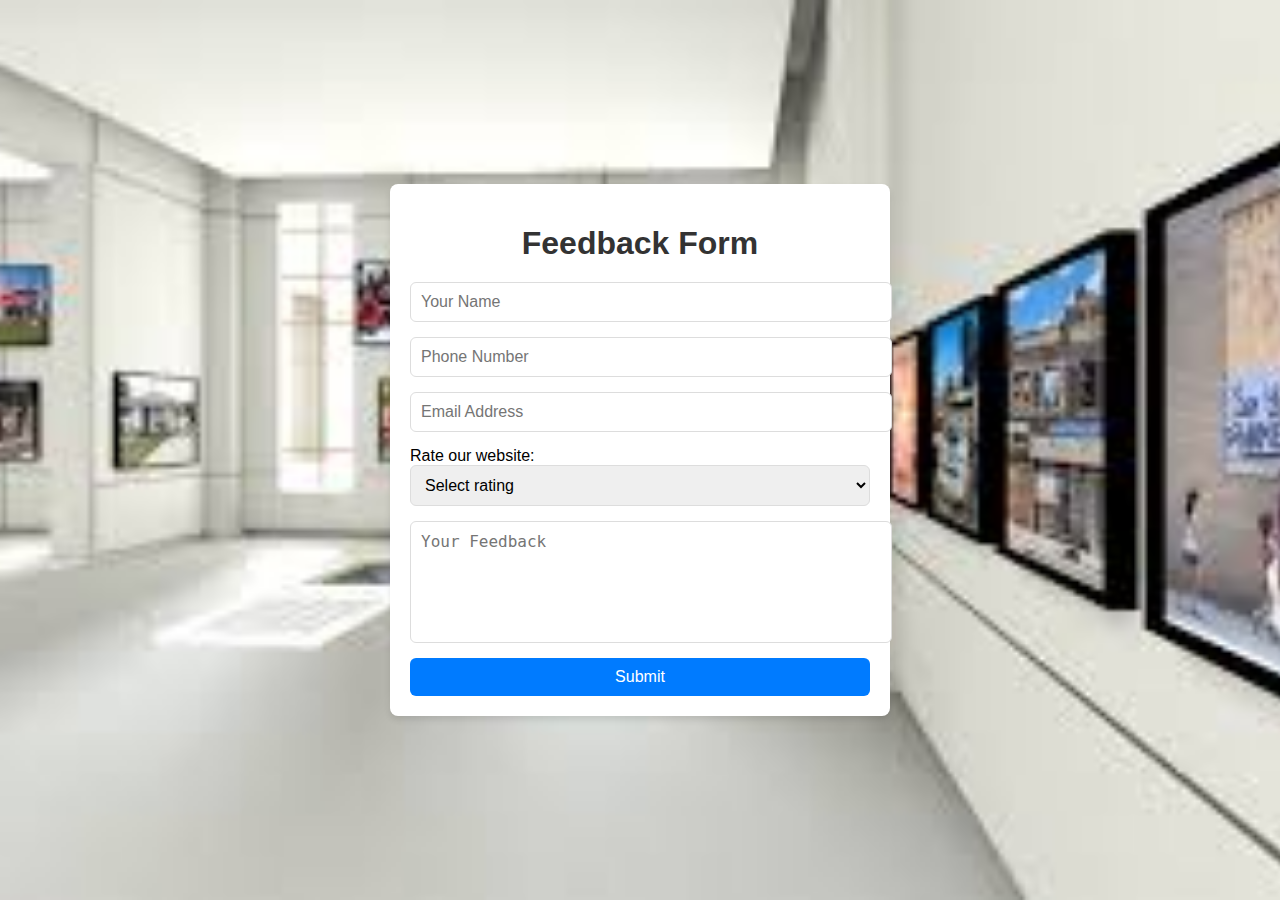
<file: HOME.html>
<!DOCTYPE html>
<html lang="en">
<head>
    <meta charset="UTF-8">
    <meta name="viewport" content="width=device-width, initial-scale=1.0">
    <title>Feed Form</title>
    <style>
        
body {
    font-family: Arial, sans-serif;
    margin: 0;
    padding: 0;
    background-image: url("LOCATINIMAGE/background.jpg");
    background-size: cover; 
    background-position: center; 
    background-repeat: no-repeat; 
    background-attachment: fixed;
    display: flex;
    justify-content: center;
    align-items: center;
    height: 100vh;
}

.container {
    width: 100%;
    max-width: 500px;
    background: #fff;
    border-radius: 8px;
    box-shadow: 0 4px 6px rgba(0, 0, 0, 0.1);
    padding: 20px;
    box-sizing: border-box;
}

h1 {
    text-align: center;
    color: #333;
    margin-bottom: 20px;
}

.feed-form {
    display: flex;
    flex-direction: column;
}

input, select, textarea {
    width: 100%;
    padding: 10px;
    margin-bottom: 15px;
    border: 1px solid #ddd;
    border-radius: 6px;
    font-size: 16px;
}

textarea {
    height: 100px;
    resize: none;
}

input:focus, select:focus, textarea:focus {
    outline: none;
    border-color: #007bff;
}

button {
    padding: 10px 20px;
    background-color: #007bff;
    color: #fff;
    border: none;
    border-radius: 6px;
    cursor: pointer;
    font-size: 16px;
}

button:hover {
    background-color: #0056b3;
}


    </style>
</head>
<body>
    <div class="container">
        <h1>Feedback Form</h1>
        <form class="feed-form" id="feedbackForm">
            <input type="text" name="name" placeholder="Your Name" required>
            <input type="tel" name="phone" placeholder="Phone Number" pattern="[0-9]{10}" required>
            <input type="email" name="email" placeholder="Email Address" required>
            <label for="rating">Rate our website:</label>
            <select name="rating" id="rating" required>
                <option value="" disabled selected>Select rating</option>
                <option value="5">5 - Excellent</option>
                <option value="4">4 - Good</option>
                <option value="3">3 - Average</option>
                <option value="2">2 - Poor</option>
                <option value="1">1 - Very Poor</option>
            </select>
            <textarea placeholder="Your Feedback" required></textarea>
            <button type="submit">Submit</button>
        </form>
    </div>
    <script >
       
document.getElementById('feedbackForm').addEventListener('submit', function(event) {
    event.preventDefault(); // Prevent the default form submission
    alert("Thank you for your feedback!");
    this.reset(); // Reset the form fields
});

    </script>
</body>
</html>
</file>
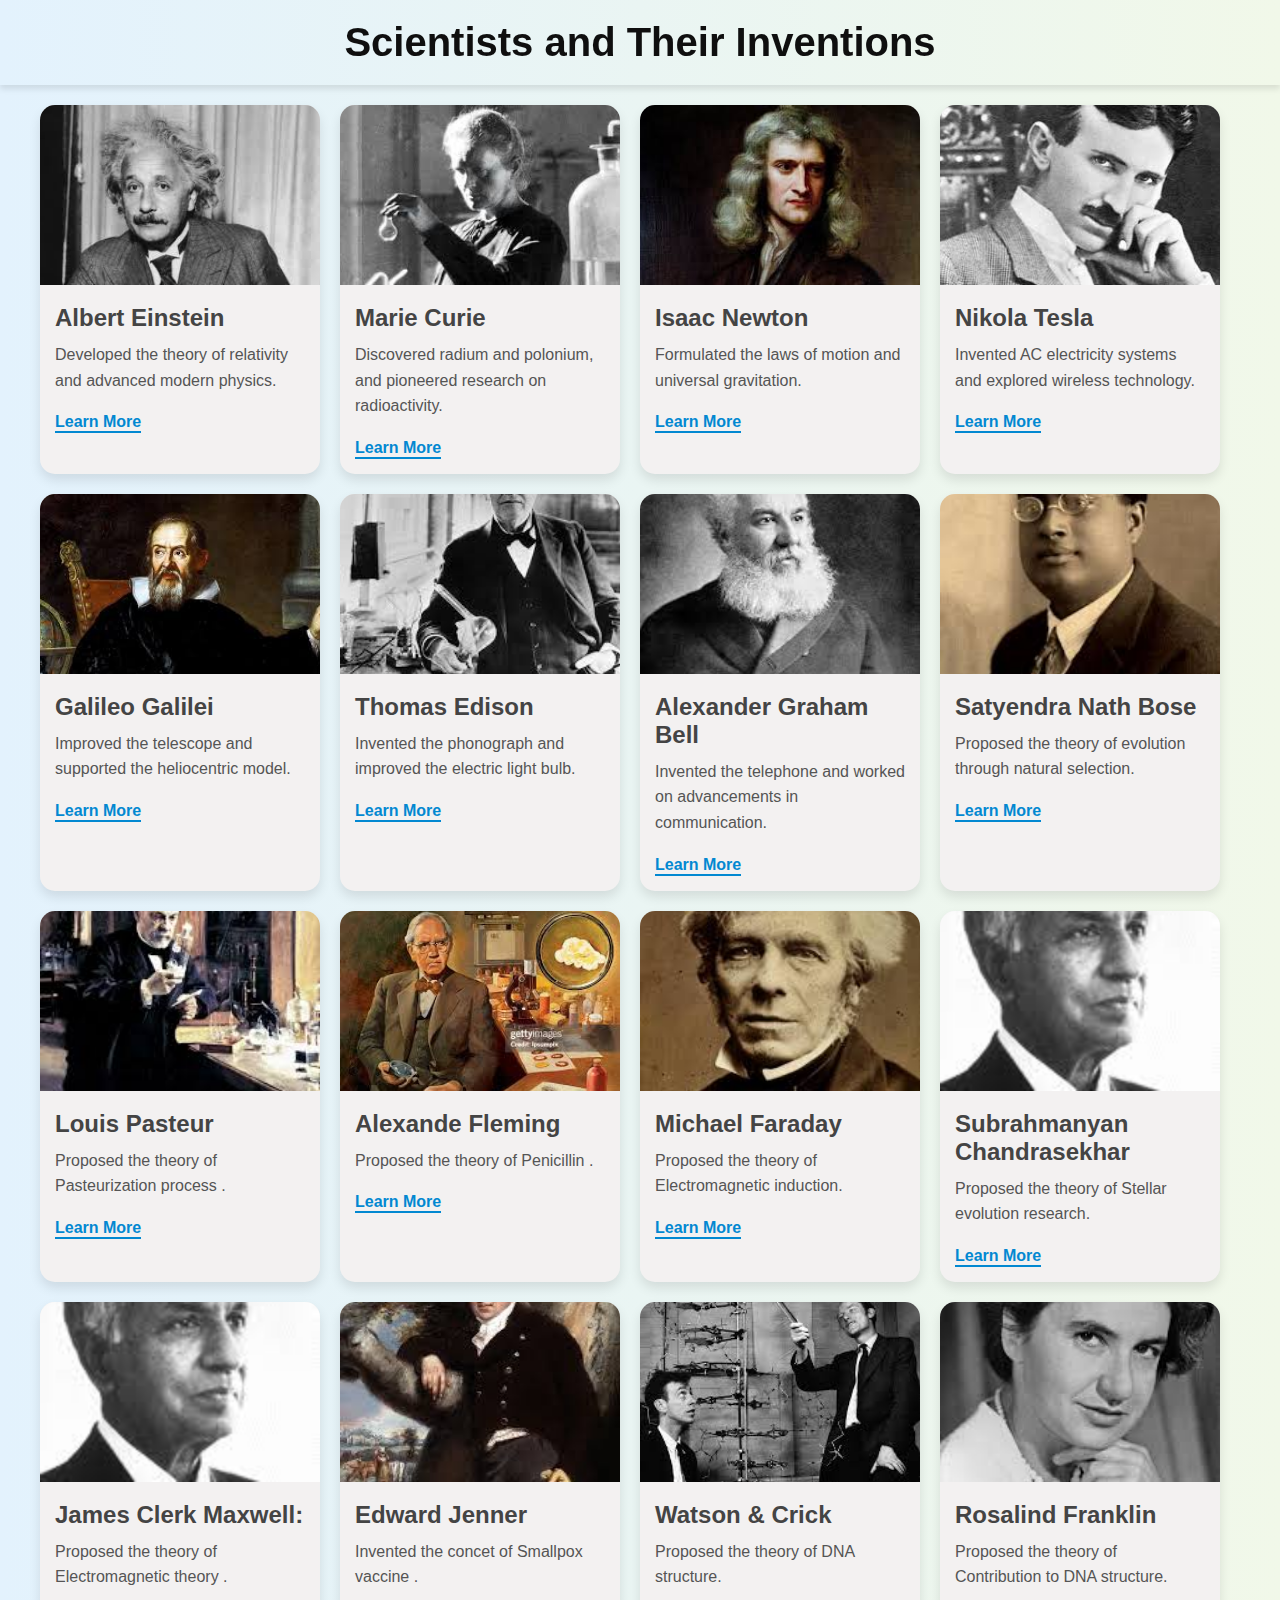
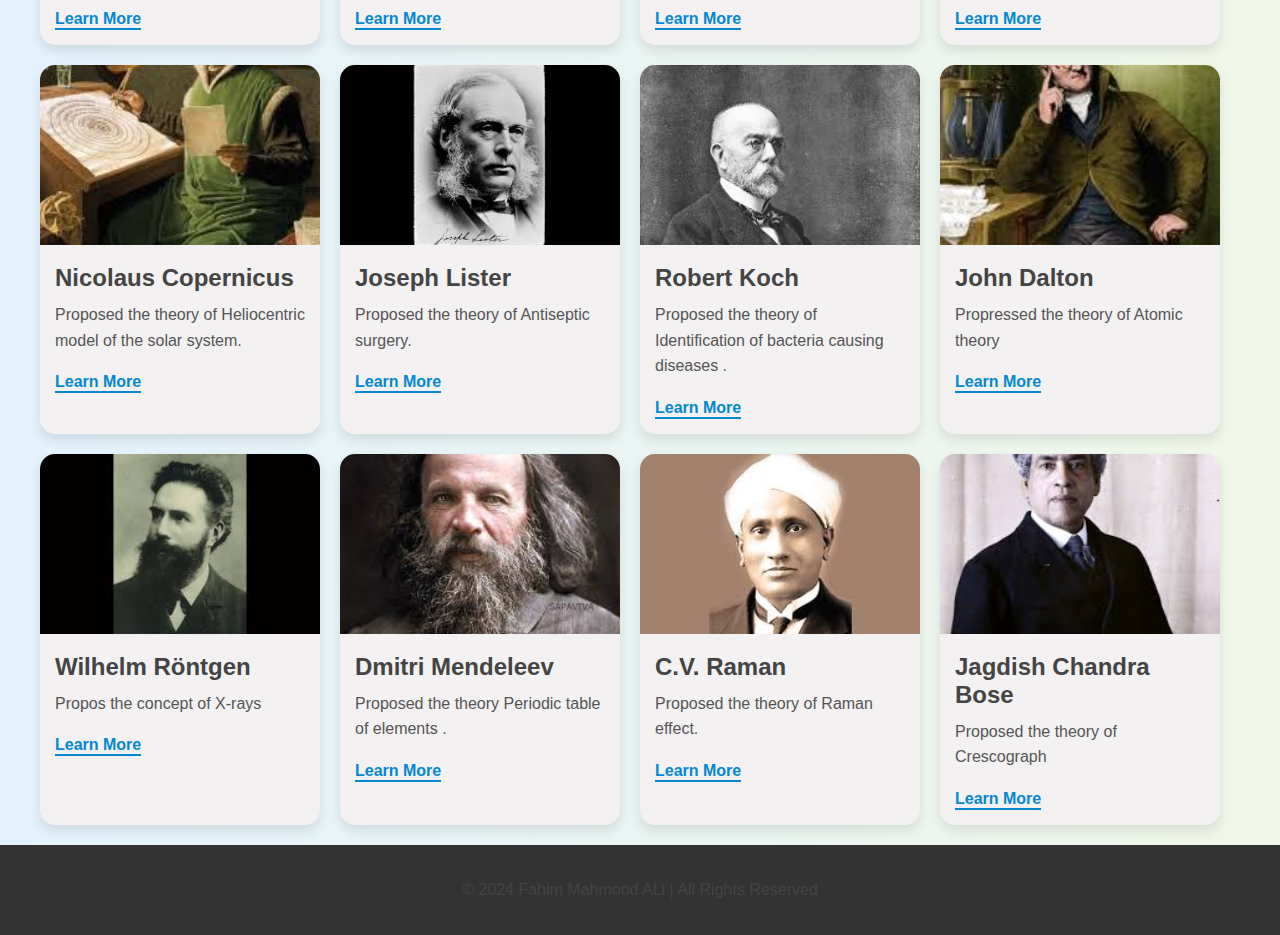
<file: invent.html>
<!DOCTYPE html>
<html lang="en">
<head>
    <meta charset="UTF-8">
    <meta name="viewport" content="width=device-width, initial-scale=1.0">
    <title>Scientists and Their Inventions</title>
    <style>
        /* Global Styles */
        body {
            font-family: 'Roboto', sans-serif;
            margin: 0;
            padding: 0;
            background: linear-gradient(to right, #e3f2fd, #f1f8e9);
            color: #444;
        }
        header {
            
            color: #0f0f0f;
            padding: 20px 0;
            text-align: center;
            position: sticky;
            top: 0;
            z-index: 1000;
            box-shadow: 0 4px 6px rgba(0, 0, 0, 0.1);
        }
        header h1 {
            margin: 0;
            font-size: 2.5em;
        }
        .container {
            max-width: 1200px;
            margin: 20px auto;
            padding: 0 20px;
            display: flex;
            flex-wrap: wrap;
            gap: 20px;
        }

        /* Card Styles */
        .card {
            background: #f3f1f1;
            border-radius: 15px;
            box-shadow: 0 6px 12px rgba(0, 0, 0, 0.1);
            overflow: hidden;
            flex: 1 1 calc(25% - 20px);
            max-width: calc(25% - 20px);
            transition: transform 0.3s, box-shadow 0.3s;
        }
        .card:hover {
            transform: translateY(-10px);
            box-shadow: 0 10px 20px rgba(0, 0, 0, 0.2);
        }
        .card img {
            width: 100%;
            height: 180px;
            object-fit: cover;
        }
        .card-content {
            padding: 15px;
        }
        .card-content h2 {
            margin: 0 0 10px;
            font-size: 1.5em;
           
        }
        .card-content p {
            margin: 0 0 10px;
            line-height: 1.6;
            color: #555;
        }
        .card-content a {
            display: inline-block;
            margin-top: 10px;
            text-decoration: none;
            color: #0288d1;
            font-weight: bold;
            border-bottom: 2px solid ;
            transition: color 0.3s, border-color 0.3s;
        }
        .card-content a:hover {
            color: #0f0f0f;
            border-color: #0c0c0c;
        }

        /* Footer */
        footer {
            background: #333;
            
            text-align: center;
            padding: 20px 0;
            margin-top: 20px;
        }

        /* Responsive Design */
        @media (max-width: 992px) {
            .card {
                flex: 1 1 calc(33.333% - 20px);
                max-width: calc(33.333% - 20px);
            }
        }
        @media (max-width: 768px) {
            .card {
                flex: 1 1 calc(50% - 20px);
                max-width: calc(50% - 20px);
            }
        }
        @media (max-width: 480px) {
            .card {
                flex: 1 1 100%;
                max-width: 100%;
            }
        }
    </style>
</head>
<body>
    <header>
        <h1>Scientists and Their Inventions</h1>
    </header>
    <div class="container">
        <!-- Scientists Cards -->
        <div class="card">
            <img src="invention image/albert.jpg" alt="Albert Einstein">
            <div class="card-content">
                <h2>Albert Einstein</h2>
                <p>Developed the theory of relativity and advanced modern physics.</p>
                <a href="https://en.wikipedia.org/wiki/Albert_Einstein">Learn More</a>
            </div>
        </div>
        <div class="card">
            <img src="invention image/marie.jpg" alt="Marie Curie">
            <div class="card-content">
                <h2>Marie Curie</h2>
                <p>Discovered radium and polonium, and pioneered research on radioactivity.</p>
                <a href="https://en.wikipedia.org/wiki/Marie_Curie">Learn More</a>
            </div>
        </div>
        <div class="card">
            <img src="invention image/issac.jpg" alt="Isaac Newton">
            <div class="card-content">
                <h2>Isaac Newton</h2>
                <p>Formulated the laws of motion and universal gravitation.</p>
                <a href="https://en.wikipedia.org/wiki/Isaac_Newton">Learn More</a>
            </div>
        </div>
        <div class="card">
            <img src="invention image/nikola.jpg" alt="Nikola Tesla">
            <div class="card-content">
                <h2>Nikola Tesla</h2>
                <p>Invented AC electricity systems and explored wireless technology.</p>
                <a href="https://en.wikipedia.org/wiki/Nikola_Tesla">Learn More</a>
            </div>
        </div>
        <div class="card">
            <img src="invention image/gallio.jpg" alt="Galileo Galilei">
            <div class="card-content">
                <h2>Galileo Galilei</h2>
                <p>Improved the telescope and supported the heliocentric model.</p>
                <a href="https://en.wikipedia.org/wiki/Galileo_Galilei">Learn More</a>
            </div>
        </div>
        <div class="card">
            <img src="invention image/thomas.jpg" alt="Thomas Edison">
            <div class="card-content">
                <h2>Thomas Edison</h2>
                <p>Invented the phonograph and improved the electric light bulb.</p>
                <a href="https://en.wikipedia.org/wiki/Thomas_Edison">Learn More</a>
            </div>
        </div>
        <div class="card">
            <img src="invention image/alex gham bel.jpg" alt="Alexander Graham Bell">
            <div class="card-content">
                <h2>Alexander Graham Bell</h2>
                <p>Invented the telephone and worked on advancements in communication.</p>
                <a href="https://en.wikipedia.org/wiki/Alexander_Graham_Bell">Learn More</a>
            </div>
        </div>
        <div class="card">
            <img src="invention image/satya.jpg" alt="Charles Darwin">
            <div class="card-content">
                <h2>Satyendra Nath Bose</h2>
                <p>Proposed the theory of evolution through natural selection.</p>
                <a href="https://en.wikipedia.org/wiki/Satyendra_Nath_Bose">Learn More</a>
            </div>
        </div>
        <div class="card">
            <img src="invention image/luios.jpg" alt="Louis Pasteur">
            <div class="card-content">
                <h2>Louis Pasteur</h2>
                <p>Proposed the theory of  Pasteurization process .</p>
                <a href="https://en.wikipedia.org/wiki/Louis_Pasteur">Learn More</a>
            </div>
        </div>
        <div class="card">
            <img src="invention image/alex fleming.jpg" alt="Charles Darwin">
            <div class="card-content">
                <h2>Alexande Fleming</h2>
                <p>Proposed the theory of Penicillin .</p>
                <a href="https://en.wikipedia.org/wiki/Alexander_Fleming">Learn More</a>
            </div>
        </div>
        <div class="card">
            <img src="invention image/michel.jpg" alt="Charles Darwin">
            <div class="card-content">
                <h2>Michael Faraday</h2>
                <p>Proposed the theory of Electromagnetic induction.</p>
                <a href="https://en.wikipedia.org/wiki/Michael_Faraday">Learn More</a>
            </div>
        </div>
        <div class="card">
            <img src="invention image/subhra.jpg" alt="Charles Darwin">
            <div class="card-content">
                <h2>Subrahmanyan Chandrasekhar</h2>
                <p>Proposed the theory of Stellar evolution research.</p>
                <a href="https://en.wikipedia.org/wiki/Subrahmanyan_Chandrasekhar">Learn More</a>
            </div>
        </div>
        <div class="card">
            <img src="invention image/subhra.jpg" alt="Charles Darwin">
            <div class="card-content">
                <h2>James Clerk Maxwell:</h2>
                <p>Proposed the theory of Electromagnetic theory .</p>
                <a href="https://en.wikipedia.org/wiki/James_Clerk_Maxwell">Learn More</a>
            </div>
        </div>
        <div class="card">
            <img src="invention image/edward jenner.jpg" alt="Charles Darwin">
            <div class="card-content">
                <h2>Edward Jenner</h2>
                <p>Invented the concet of  Smallpox vaccine .</p>
                <a href="https://en.wikipedia.org/wiki/Edward_Jenner">Learn More</a>
            </div>
        </div>
        <div class="card">
            <img src="invention image/watson.jpg" alt="Charles Darwin">
            <div class="card-content">
                <h2>Watson & Crick</h2>
                <p>Proposed the theory of DNA structure.</p>
                <a href="https://en.wikipedia.org/wiki/Francis_Crick">Learn More</a>
            </div>
        </div>
        <div class="card">
            <img src="invention image/rosanlind.jpg" alt="Charles Darwin">
            <div class="card-content">
                <h2>Rosalind Franklin</h2>
                <p>Proposed the theory of  Contribution to DNA structure.</p>
                <a href="https://en.wikipedia.org/wiki/Rosalind_Franklin">Learn More</a>
            </div>
        </div>
        <div class="card">
            <img src="invention image/nicolas.jpg" alt="Charles Darwin">
            <div class="card-content">
                <h2>Nicolaus Copernicus</h2>
                <p>Proposed the theory of Heliocentric model of the solar system.</p>
                <a href="https://en.wikipedia.org/wiki/Nicolaus_Copernicus">Learn More</a>
            </div>
        </div>
        <div class="card">
            <img src="invention image/joseph.jpg" alt="Charles Darwin">
            <div class="card-content">
                <h2>Joseph Lister</h2>
                <p>Proposed the theory of Antiseptic surgery.</p>
                <a href="https://en.wikipedia.org/wiki/Joseph_Lister">Learn More</a>
            </div>
        </div>
        <div class="card">
            <img src="invention image/robert koch.jpg" alt="Charles Darwin">
            <div class="card-content">
                <h2>Robert Koch</h2>
                <p>Proposed the theory of  Identification of bacteria causing diseases  .</p>
                <a href="https://en.wikipedia.org/wiki/Robert_Koch">Learn More</a>
            </div>
        </div>
        <div class="card">
            <img src="invention image/john.jpg" alt="Charles Darwin">
            <div class="card-content">
                <h2>John Dalton</h2>
                <p>Propressed the theory of Atomic theory </p>
                <a href="https://en.wikipedia.org/wiki/John_Dalton">Learn More</a>
            </div>
        </div>
        <div class="card">
            <img src="invention image/willhem.jpg" alt="Charles Darwin">
            <div class="card-content">
                <h2>Wilhelm Röntgen</h2>
                <p>Propos the concept of X-rays </p>
                <a href="https://en.wikipedia.org/wiki/Wilhelm_R%C3%B6ntgened">Learn More</a>
            </div>
        </div>
        <div class="card">
            <img src="invention image/dmiriti.jpg" alt="Charles Darwin">
            <div class="card-content">
                <h2>Dmitri Mendeleev</h2>
                <p>Proposed the theory  Periodic table of elements .</p>
                <a href="https://en.wikipedia.org/wiki/Dmitri_Mendeleev">Learn More</a>
            </div>
        </div>
        <div class="card">
            <img src="invention image/cv.jpg" alt="Charles Darwin">
            <div class="card-content">
                <h2>C.V. Raman</h2>
                <p>Proposed the theory of Raman effect.</p>
                <a href="https://en.wikipedia.org/wiki/C._V._Raman">Learn More</a>
            </div>
        </div>
        <div class="card">
            <img src="invention image/jagdish.jpg" alt="Charles Darwin">
            <div class="card-content">
                <h2>Jagdish Chandra Bose</h2>
                <p>Proposed the theory of Crescograph</p>
                <a href="https://en.wikipedia.org/wiki/Jagadish_Chandra_Bose">Learn More</a>
            </div>
        </div>
        <!-- Add more scientists in the same format below -->
        <!-- Copy the structure and replace the name, description, and image for each scientist -->
    </div>
    <footer>
        <p>&copy; 2024 Fahim Mahmood ALi | All Rights Reserved</p>
    </footer>
</body>
</html>
</file>
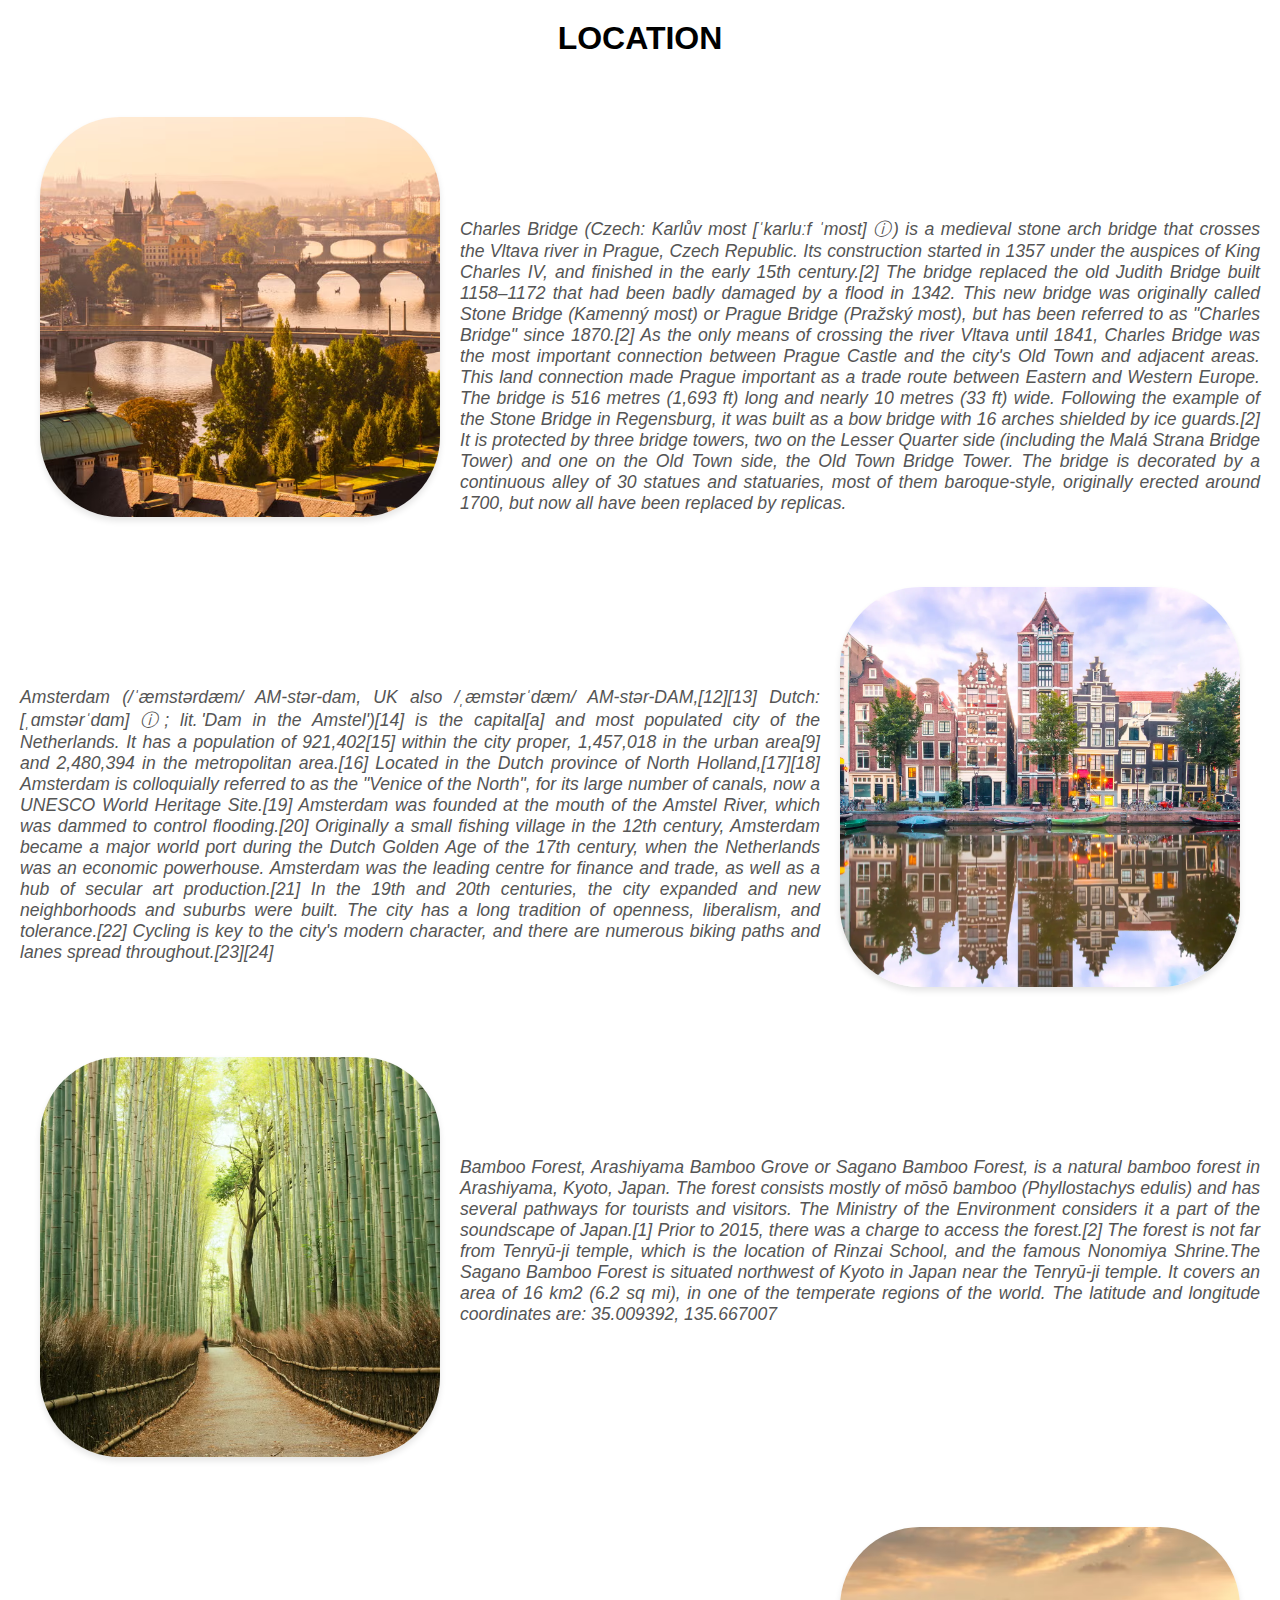
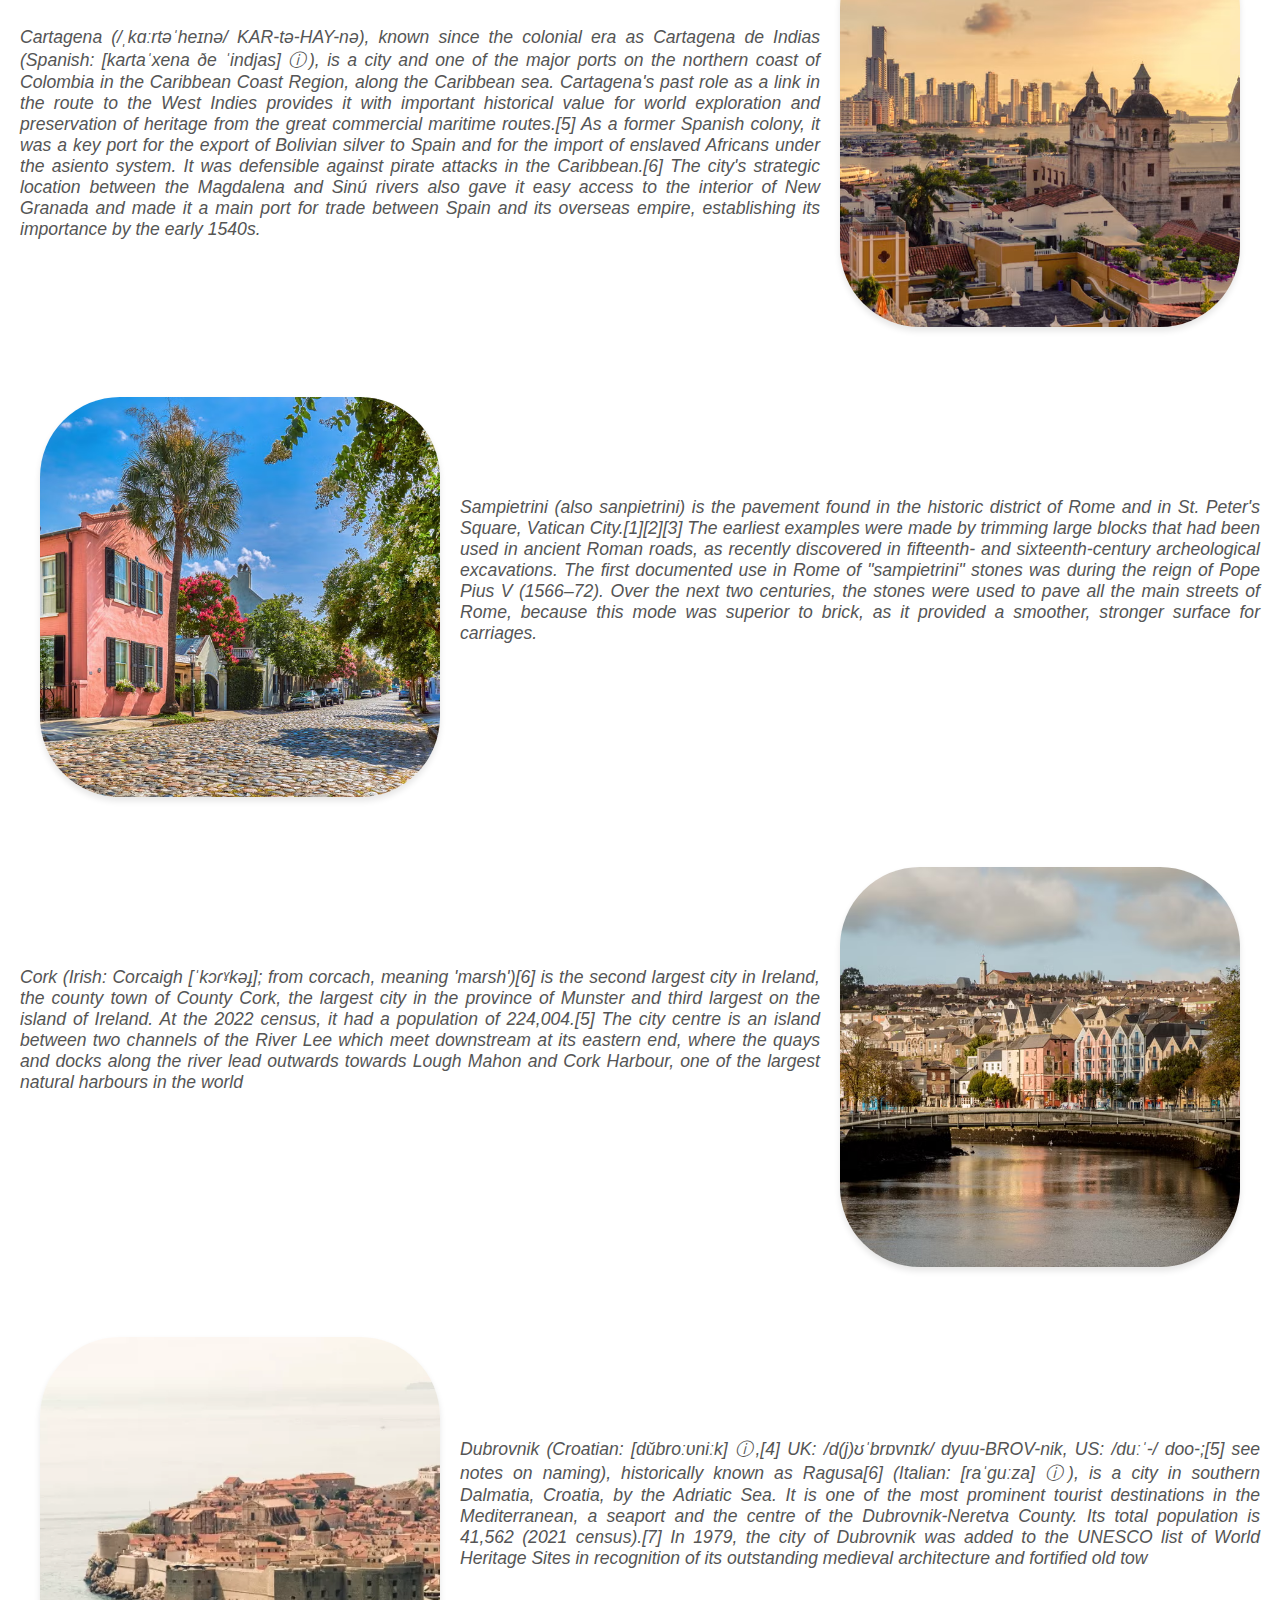
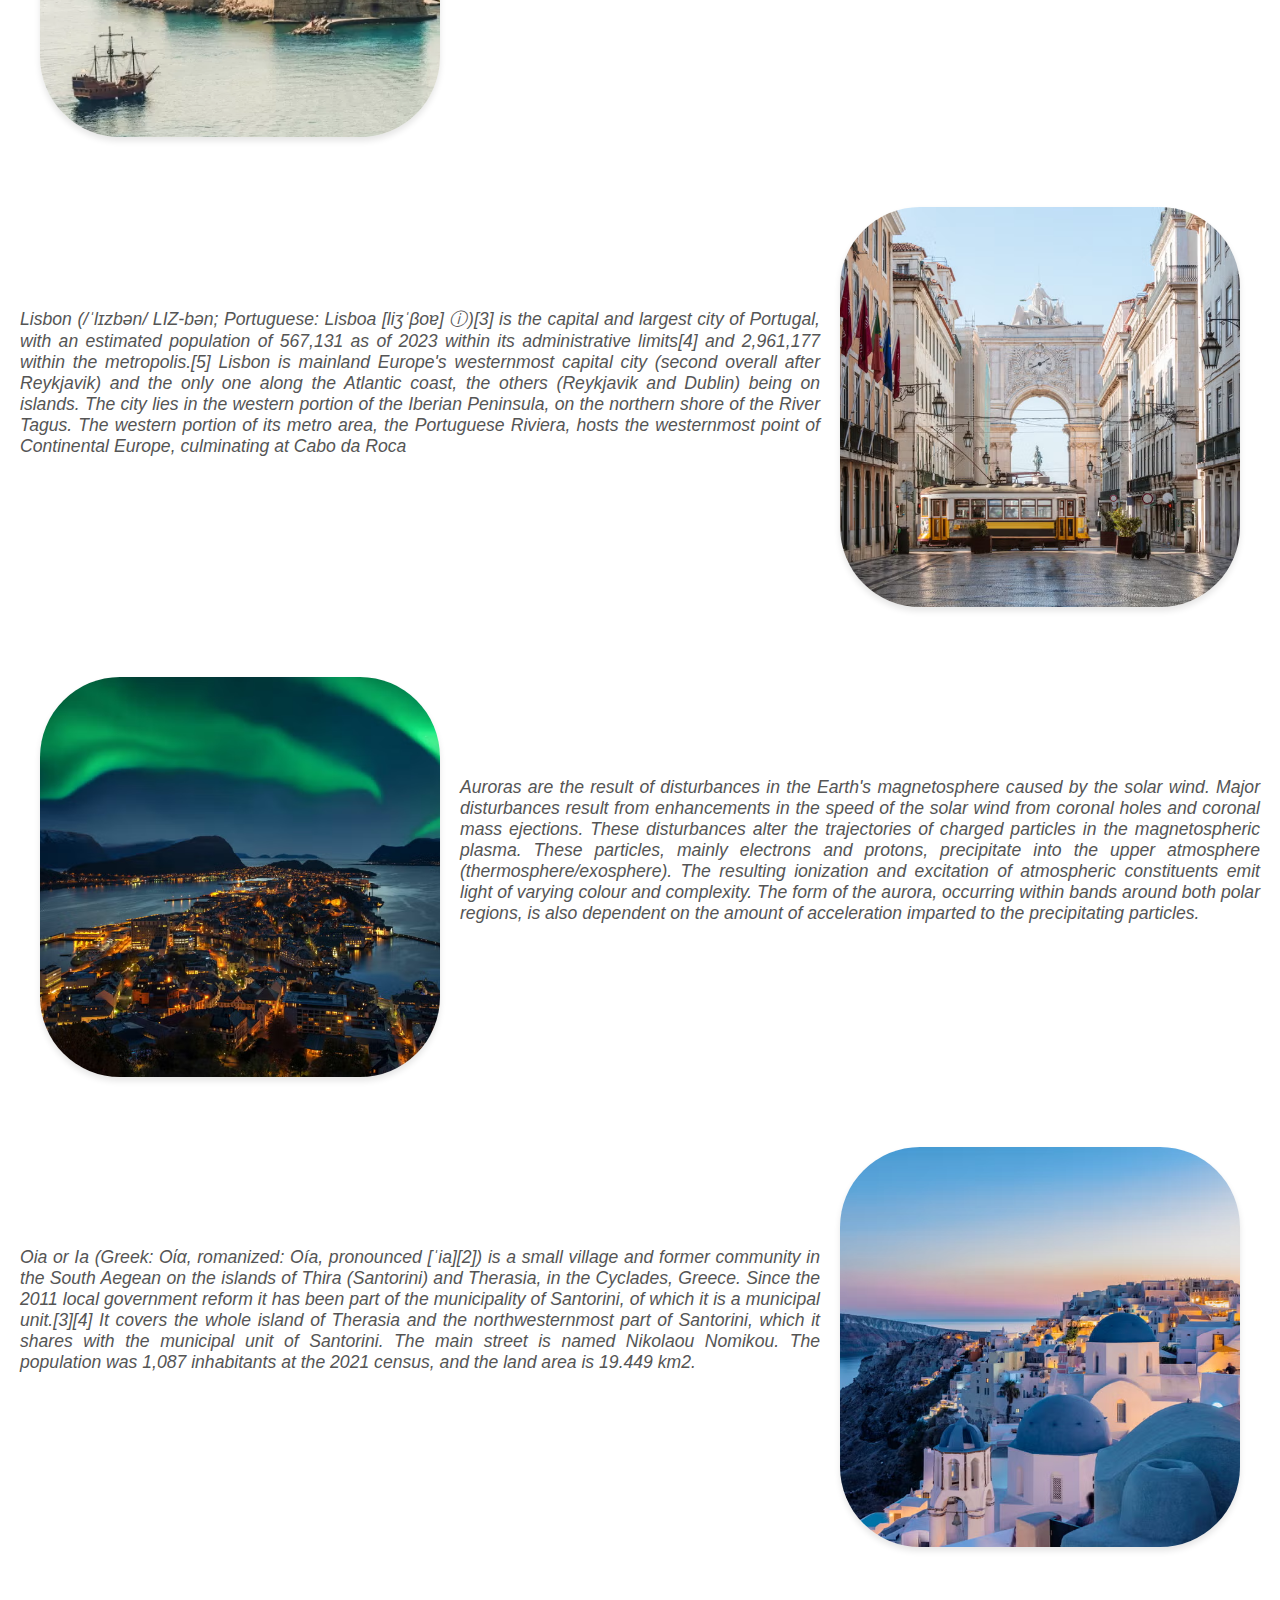
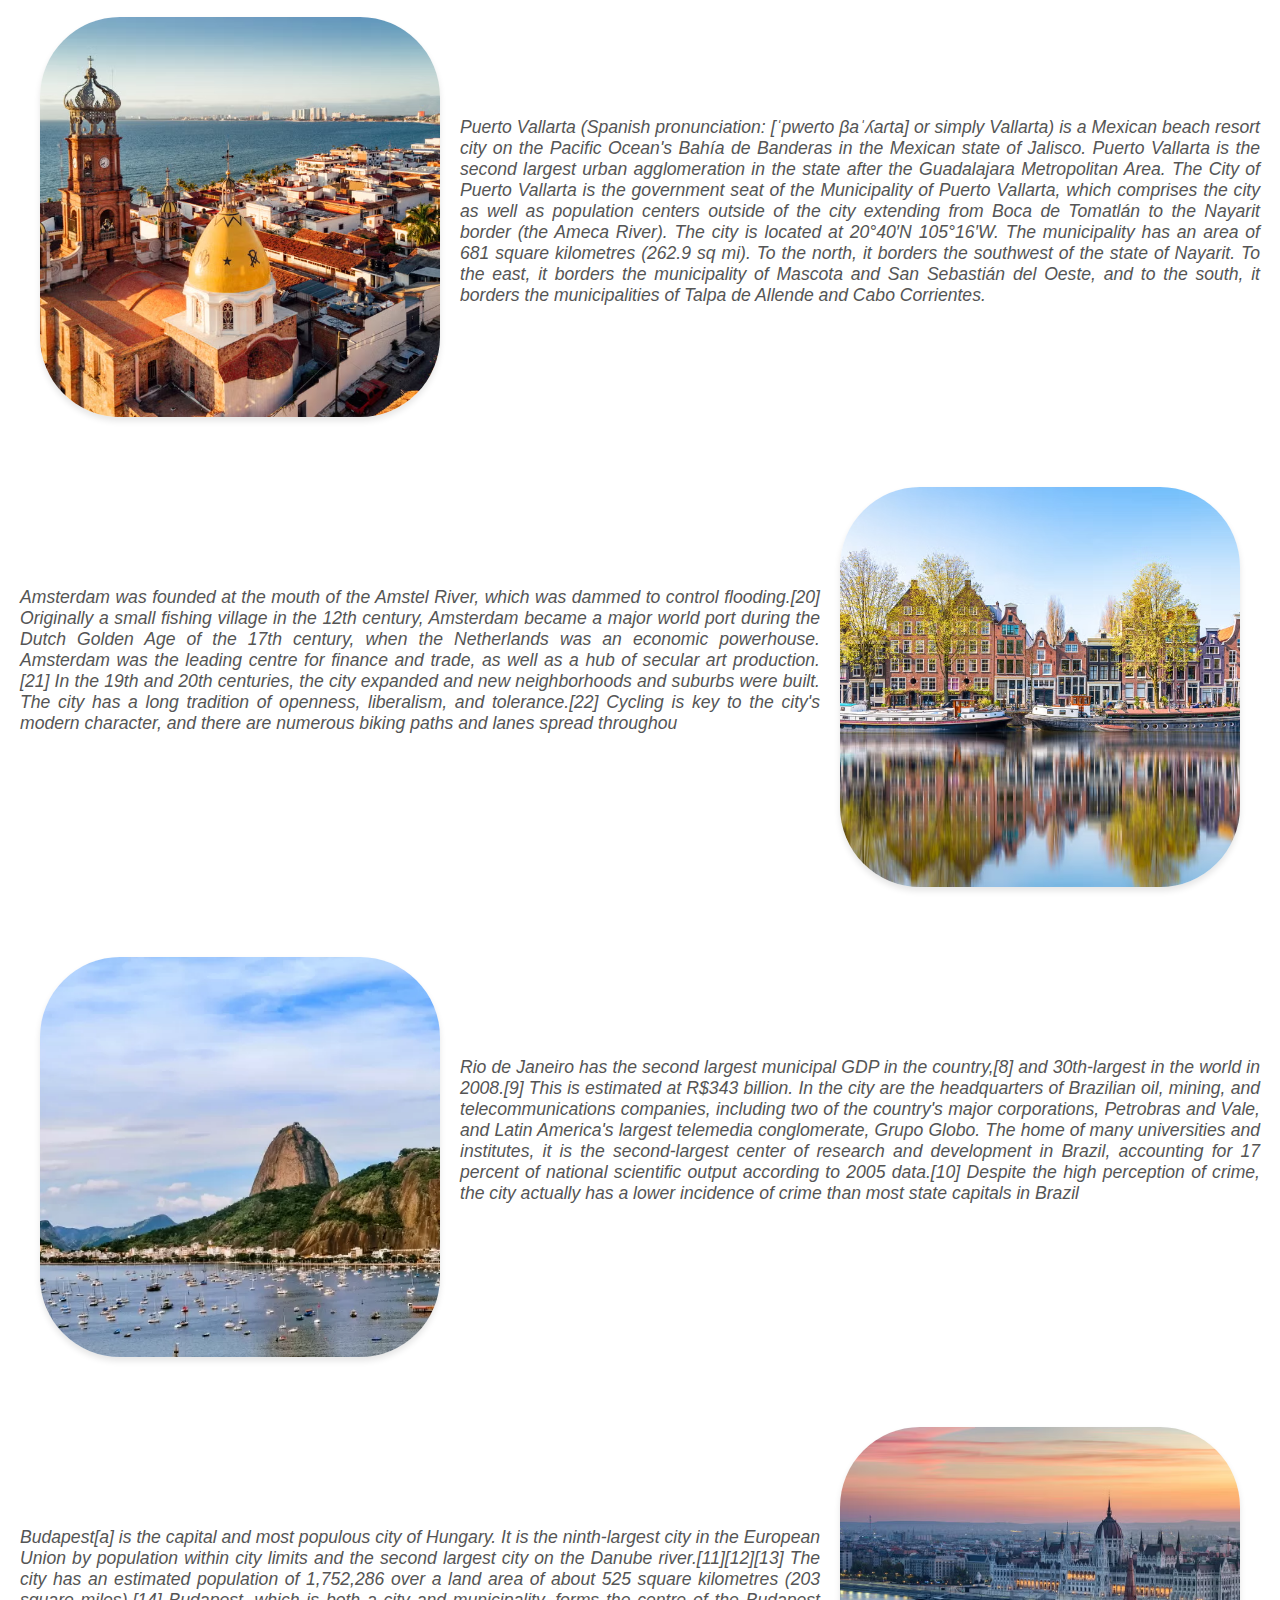
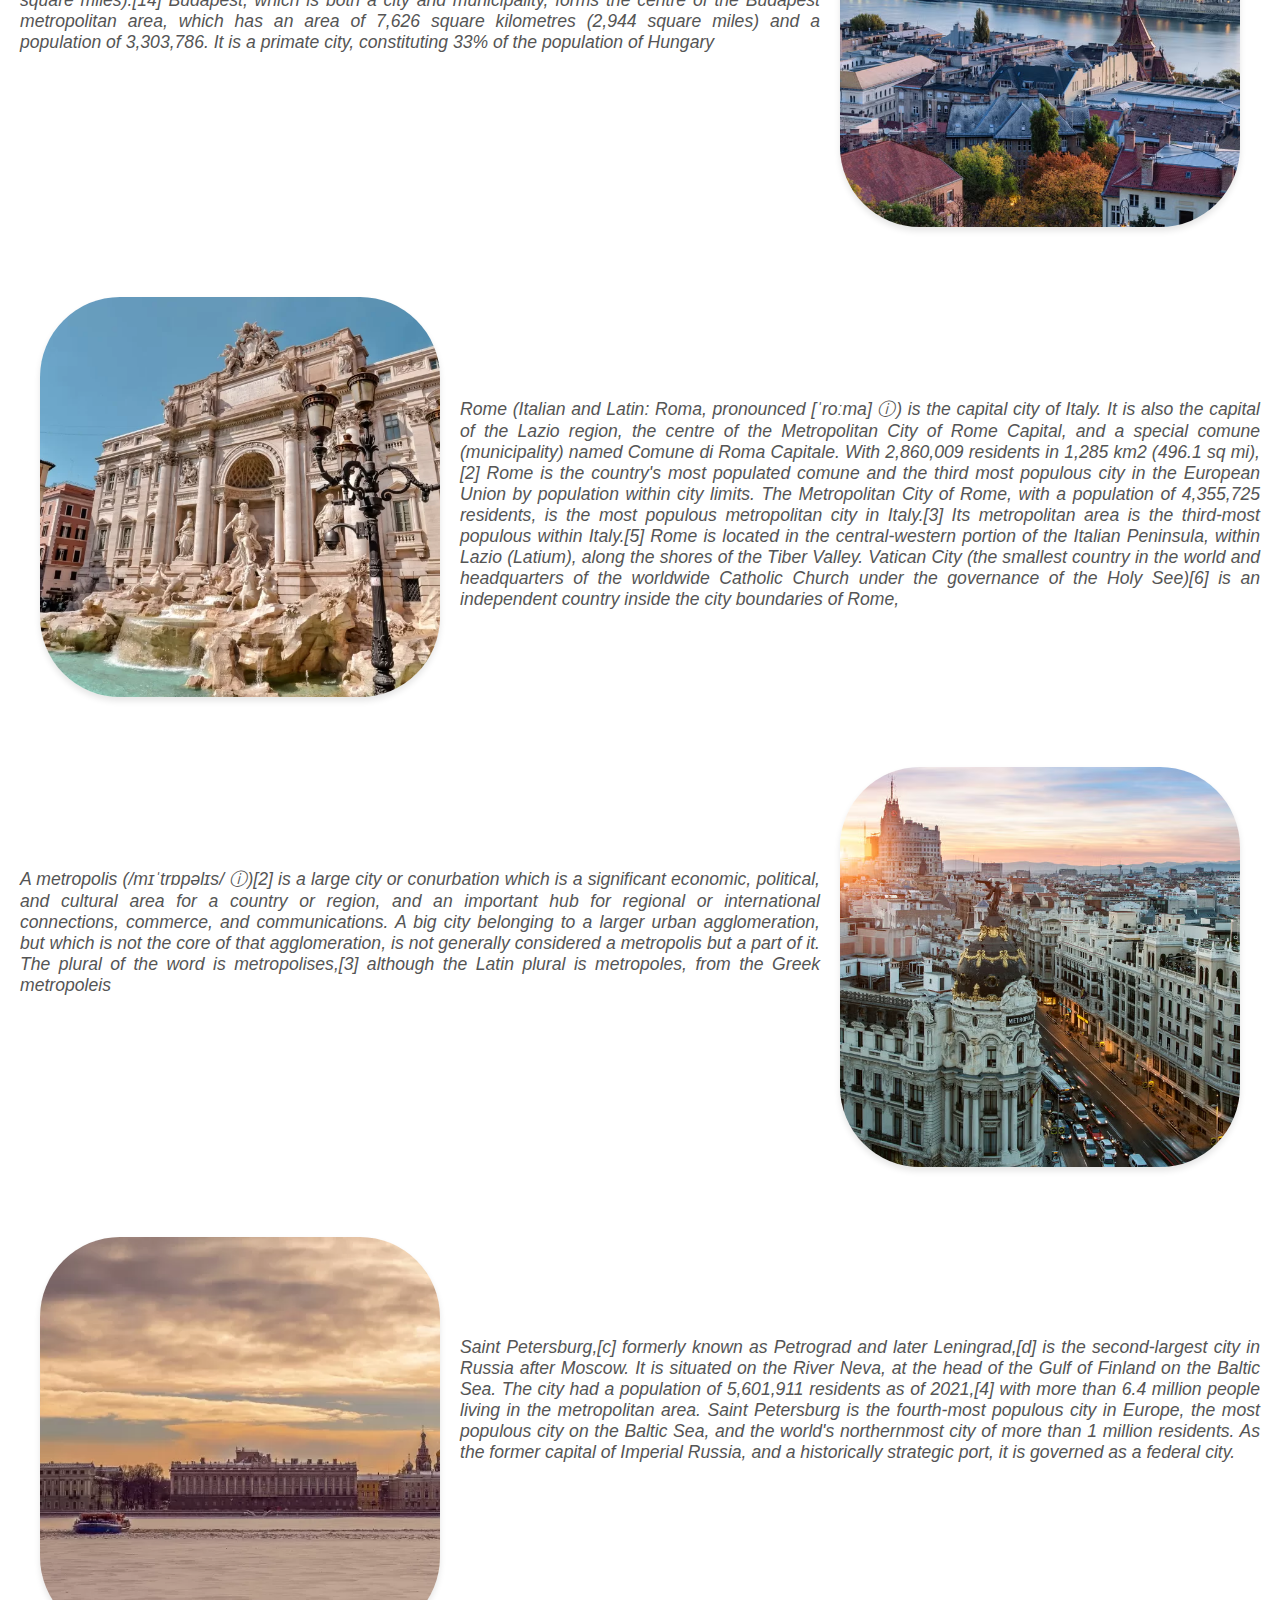
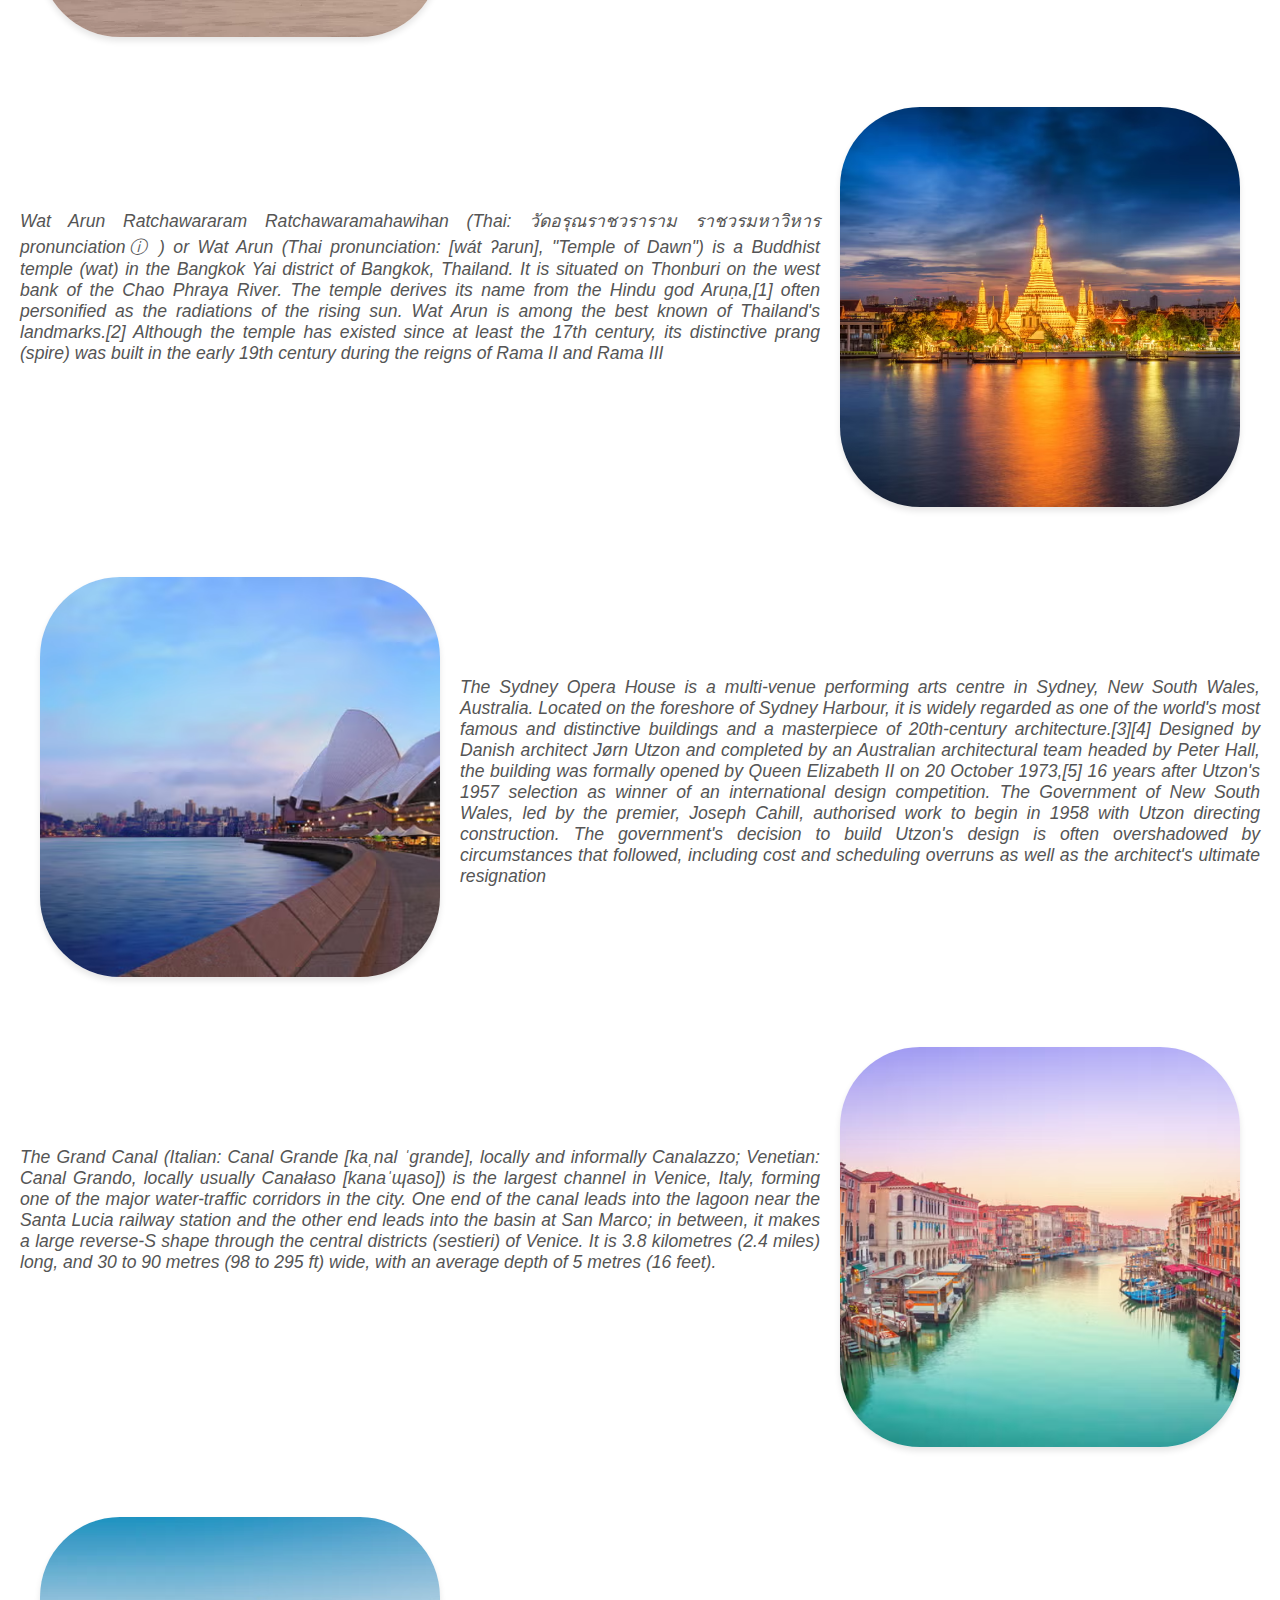
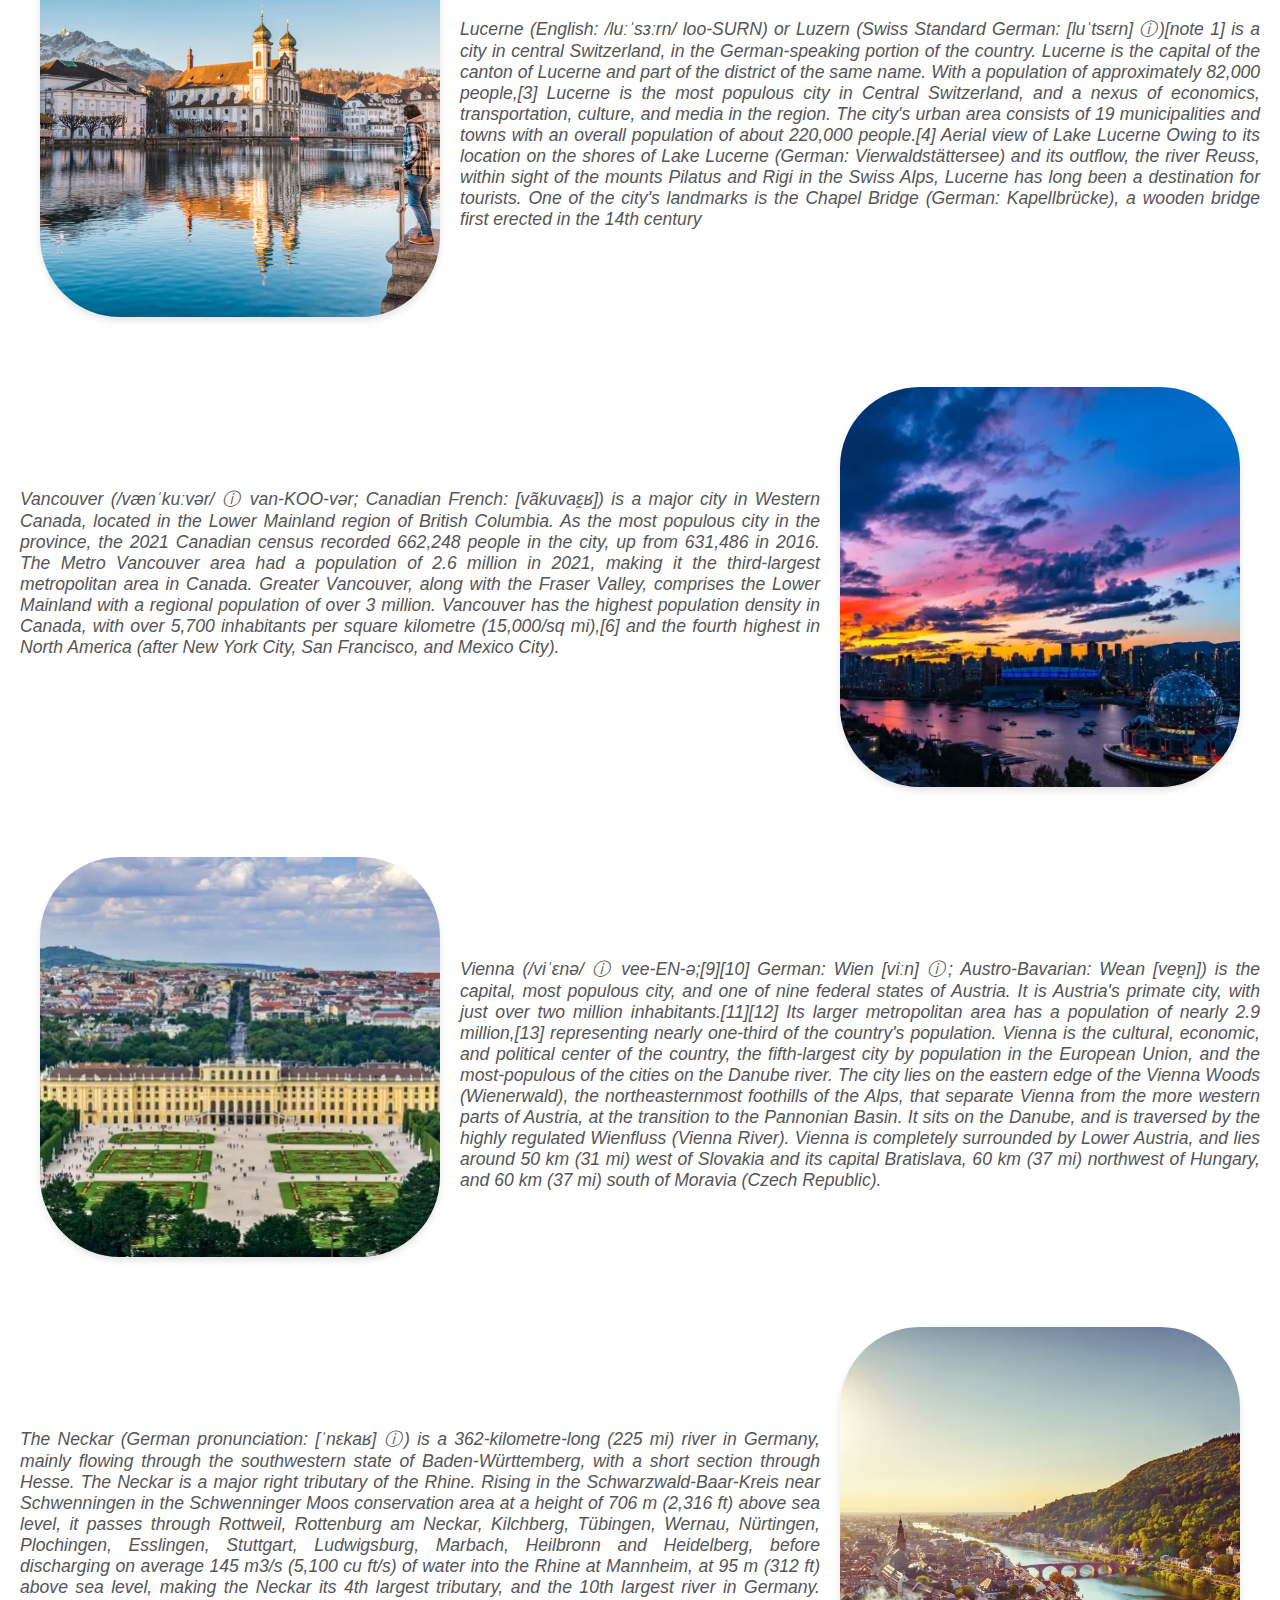
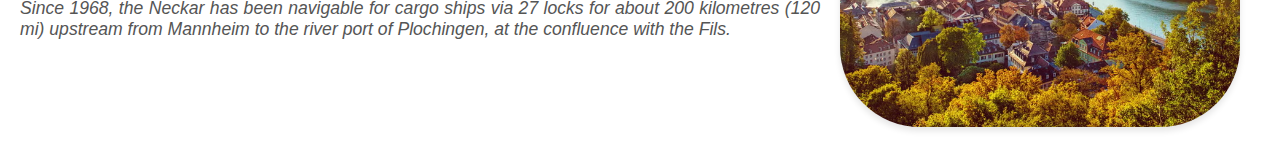
<file: LOCATION.HTML>
<!DOCTYPE html>
<html lang="en">
<head>
  <meta charset="UTF-8">
  <meta name="viewport" content="width=device-width, initial-scale=1.0">
  <title>LOCATION</title>
  <style>
    body {
      font-family: Arial, sans-serif;
      margin: 0;
      padding: 0;
    }
    .heading {
      text-align: center;
      margin: 20px 0;
      font-size: 2em;
      font-weight: bold;
    }
    .container {
      display: flex;
      flex-direction: column;
      align-items: center;
      gap: 30px;
      padding: 20px;
    }
    .item {
      display: flex;
      align-items: center;
      width: 100%;
    }
    .item:hover img {
      transform: scale(1.1);
    }
    .item img {
      width: 400px;
      height: 400px;
      border-radius: 20%;
      object-fit: cover;
      margin: 20px 20px;
      box-shadow: 0 4px 6px rgba(0, 0, 0, 0.1);
    }
    .item p {
      font-size: 1.1em;
      color: #555;
      max-width: 100%;
      text-align: justify;
      font-style: italic;
    }
    .item:nth-child(even) {
      flex-direction: row-reverse;
    }
    P{
      width: 800px;
      height: 200px;
    }
  </style>
</head>
<body>
  <div class="heading">LOCATION</div>
  <div class="container">
    <!-- Item 1 -->
    <div class="item">
      <img src="LOCATINIMAGE/aerial-view-of-the-the-charles-bridge-and-vltava-royalty-free-image-1677005062.avif" alt="Location 1">
      <p>Charles Bridge (Czech: Karlův most [ˈkarluːf ˈmost] ⓘ) is a medieval stone arch bridge that crosses the Vltava river in Prague, Czech Republic. Its construction started in 1357 under the auspices of King Charles IV, and finished in the early 15th century.[2] The bridge replaced the old Judith Bridge built 1158–1172 that had been badly damaged by a flood in 1342. This new bridge was originally called Stone Bridge (Kamenný most) or Prague Bridge (Pražský most), but has been referred to as "Charles Bridge" since 1870.[2]

        As the only means of crossing the river Vltava until 1841, Charles Bridge was the most important connection between Prague Castle and the city's Old Town and adjacent areas. This land connection made Prague important as a trade route between Eastern and Western Europe.
        
        The bridge is 516 metres (1,693 ft) long and nearly 10 metres (33 ft) wide. Following the example of the Stone Bridge in Regensburg, it was built as a bow bridge with 16 arches shielded by ice guards.[2] It is protected by three bridge towers, two on the Lesser Quarter side (including the Malá Strana Bridge Tower) and one on the Old Town side, the Old Town Bridge Tower. The bridge is decorated by a continuous alley of 30 statues and statuaries, most of them baroque-style, originally erected around 1700, but now all have been replaced by replicas.</p>
    </div>
    <!-- Item 2 -->
    <div class="item">
      <img src="LOCATINIMAGE/Amsterdam-GettyImages-840603854.webp" alt="Location 2">
      <p>Amsterdam (/ˈæmstərdæm/ AM-stər-dam, UK also /ˌæmstərˈdæm/ AM-stər-DAM,[12][13] Dutch: [ˌɑmstərˈdɑm] ⓘ; lit. 'Dam in the Amstel')[14] is the capital[a] and most populated city of the Netherlands. It has a population of 921,402[15] within the city proper, 1,457,018 in the urban area[9] and 2,480,394 in the metropolitan area.[16] Located in the Dutch province of North Holland,[17][18] Amsterdam is colloquially referred to as the "Venice of the North", for its large number of canals, now a UNESCO World Heritage Site.[19]

        Amsterdam was founded at the mouth of the Amstel River, which was dammed to control flooding.[20] Originally a small fishing village in the 12th century, Amsterdam became a major world port during the Dutch Golden Age of the 17th century, when the Netherlands was an economic powerhouse. Amsterdam was the leading centre for finance and trade, as well as a hub of secular art production.[21] In the 19th and 20th centuries, the city expanded and new neighborhoods and suburbs were built. The city has a long tradition of openness, liberalism, and tolerance.[22] Cycling is key to the city's modern character, and there are numerous biking paths and lanes spread throughout.[23][24]
        
        </p>
    </div>
    <!-- Item 3 -->
    <div class="item">
      <img src="LOCATINIMAGE/arashiyama-bamboo-forest-in-kyoto-japan-royalty-free-image-1677005034.avif" alt="Location 3">
      <p>Bamboo Forest, Arashiyama Bamboo Grove or Sagano Bamboo Forest, is a natural bamboo forest in Arashiyama, Kyoto, Japan. The forest consists mostly of mōsō bamboo (Phyllostachys edulis) and has several pathways for tourists and visitors. The Ministry of the Environment considers it a part of the soundscape of Japan.[1]

        Prior to 2015, there was a charge to access the forest.[2]
        
        The forest is not far from Tenryū-ji temple, which is the location of Rinzai School, and the famous Nonomiya Shrine.The Sagano Bamboo Forest is situated northwest of Kyoto in Japan near the Tenryū-ji temple. It covers an area of 16 km2 (6.2 sq mi), in one of the temperate regions of the world. The latitude and longitude coordinates are: 35.009392, 135.667007</p>
    </div>
    
    <div class="item">
        <img src="LOCATINIMAGE/beautiful-sunset-over-cartagena-colombia-royalty-free-image-1677005371.avif" alt="Location 1">
        <p>Cartagena (/ˌkɑːrtəˈheɪnə/ KAR-tə-HAY-nə), known since the colonial era as Cartagena de Indias (Spanish: [kaɾtaˈxena ðe ˈindjas] ⓘ), is a city and one of the major ports on the northern coast of Colombia in the Caribbean Coast Region, along the Caribbean sea. Cartagena's past role as a link in the route to the West Indies provides it with important historical value for world exploration and preservation of heritage from the great commercial maritime routes.[5] As a former Spanish colony, it was a key port for the export of Bolivian silver to Spain and for the import of enslaved Africans under the asiento system. It was defensible against pirate attacks in the Caribbean.[6] The city's strategic location between the Magdalena and Sinú rivers also gave it easy access to the interior of New Granada and made it a main port for trade between Spain and its overseas empire, establishing its importance by the early 1540s.</p>
      </div>
      <div class="item">
        <img src="LOCATINIMAGE/cobblestoned-street-and-historic-buildings-usa-royalty-free-image-1677005272.avif" alt="Location 3">
        <p>Sampietrini (also sanpietrini) is the pavement found in the historic district of Rome and in St. Peter's Square, Vatican City.[1][2][3] The earliest examples were made by trimming large blocks that had been used in ancient Roman roads, as recently discovered in fifteenth- and sixteenth-century archeological excavations. The first documented use in Rome of "sampietrini" stones was during the reign of Pope Pius V (1566–72). Over the next two centuries, the stones were used to pave all the main streets of Rome, because this mode was superior to brick, as it provided a smoother, stronger surface for carriages.</p>
      </div>
      <!-- Item 4 -->
      <div class="item">
        <img src="LOCATINIMAGE/cork-city-ireland-royalty-free-image-1677005402.avif" alt="Location 4">
        <p>Cork (Irish: Corcaigh [ˈkɔɾˠkəɟ]; from corcach, meaning 'marsh')[6] is the second largest city in Ireland, the county town of County Cork, the largest city in the province of Munster and third largest on the island of Ireland. At the 2022 census, it had a population of 224,004.[5]

          The city centre is an island between two channels of the River Lee which meet downstream at its eastern end, where the quays and docks along the river lead outwards towards Lough Mahon and Cork Harbour, one of the largest natural harbours in the world</p>
      </div>
      <div class="item">
        <img src="LOCATINIMAGE/dubrovnik.webp" alt="Location 1">
        <p>Dubrovnik (Croatian: [dǔbroːʋniːk] ⓘ,[4] UK: /d(j)ʊˈbrɒvnɪk/ dyuu-BROV-nik, US: /duːˈ-/ doo-;[5] see notes on naming), historically known as Ragusa[6] (Italian: [raˈɡuːza] ⓘ), is a city in southern Dalmatia, Croatia, by the Adriatic Sea. It is one of the most prominent tourist destinations in the Mediterranean, a seaport and the centre of the Dubrovnik-Neretva County. Its total population is 41,562 (2021 census).[7] In 1979, the city of Dubrovnik was added to the UNESCO list of World Heritage Sites in recognition of its outstanding medieval architecture and fortified old tow</p>
      </div>
      <!-- Item 2 -->
      <div class="item">
        <img src="LOCATINIMAGE/lisbon-portugal-royalty.avif" alt="Location 2">
        <p>Lisbon (/ˈlɪzbən/ LIZ-bən; Portuguese: Lisboa [liʒˈβoɐ] ⓘ)[3] is the capital and largest city of Portugal, with an estimated population of 567,131 as of 2023 within its administrative limits[4] and 2,961,177 within the metropolis.[5] Lisbon is mainland Europe's westernmost capital city (second overall after Reykjavik) and the only one along the Atlantic coast, the others (Reykjavik and Dublin) being on islands. The city lies in the western portion of the Iberian Peninsula, on the northern shore of the River Tagus. The western portion of its metro area, the Portuguese Riviera, hosts the westernmost point of Continental Europe, culminating at Cabo da Roca</p>
      </div>
      
      <div class="item">
        <img src="LOCATINIMAGE/northern-lights-green-aurora-borealis-over-alesund-royalty-free-image-1677004695.avif" alt="Location 1">
        <p>Auroras are the result of disturbances in the Earth's magnetosphere caused by the solar wind. Major disturbances result from enhancements in the speed of the solar wind from coronal holes and coronal mass ejections. These disturbances alter the trajectories of charged particles in the magnetospheric plasma. These particles, mainly electrons and protons, precipitate into the upper atmosphere (thermosphere/exosphere). The resulting ionization and excitation of atmospheric constituents emit light of varying colour and complexity. The form of the aurora, occurring within bands around both polar regions, is also dependent on the amount of acceleration imparted to the precipitating particles.</p>
      </div>
      <!-- Item 2 -->
      <div class="item">
        <img src="LOCATINIMAGE/oia-santorini-island-cyclades-greece-twilight-royalty-free-image-1677005480.avif" alt="Location 2">
        <p>Oia or Ia (Greek: Οία, romanized: Oía, pronounced [ˈia][2]) is a small village and former community in the South Aegean on the islands of Thira (Santorini) and Therasia, in the Cyclades, Greece. Since the 2011 local government reform it has been part of the municipality of Santorini, of which it is a municipal unit.[3][4] It covers the whole island of Therasia and the northwesternmost part of Santorini, which it shares with the municipal unit of Santorini. The main street is named Nikolaou Nomikou. The population was 1,087 inhabitants at the 2021 census, and the land area is 19.449 km2.</p>
      </div>
      <div class="item">
        <img src="LOCATINIMAGE/puerto-vallarta-mexico-royalty-free-image-1677005136.avif" alt="Location 4">
        <p>Puerto Vallarta (Spanish pronunciation: [ˈpweɾto βaˈʎaɾta] or simply Vallarta) is a Mexican beach resort city on the Pacific Ocean's Bahía de Banderas in the Mexican state of Jalisco. Puerto Vallarta is the second largest urban agglomeration in the state after the Guadalajara Metropolitan Area. The City of Puerto Vallarta is the government seat of the Municipality of Puerto Vallarta, which comprises the city as well as population centers outside of the city extending from Boca de Tomatlán to the Nayarit border (the Ameca River). The city is located at 20°40′N 105°16′W. The municipality has an area of 681 square kilometres (262.9 sq mi). To the north, it borders the southwest of the state of Nayarit. To the east, it borders the municipality of Mascota and San Sebastián del Oeste, and to the south, it borders the municipalities of Talpa de Allende and Cabo Corrientes.</p>
      </div>
      <div class="item">
        <img src="LOCATINIMAGE/reflections-in-the-morning-on-a-canal-of-amsterdam-royalty-free-image-1677004979.avif" alt="Location 1">
        <p>Amsterdam was founded at the mouth of the Amstel River, which was dammed to control flooding.[20] Originally a small fishing village in the 12th century, Amsterdam became a major world port during the Dutch Golden Age of the 17th century, when the Netherlands was an economic powerhouse. Amsterdam was the leading centre for finance and trade, as well as a hub of secular art production.[21] In the 19th and 20th centuries, the city expanded and new neighborhoods and suburbs were built. The city has a long tradition of openness, liberalism, and tolerance.[22] Cycling is key to the city's modern character, and there are numerous biking paths and lanes spread throughou</p>
      </div>
      <!-- Item 2 -->
      <div class="item">
        <img src="LOCATINIMAGE/rio-de-janeiro.webp" alt="Location 2">
        <p>Rio de Janeiro has the second largest municipal GDP in the country,[8] and 30th-largest in the world in 2008.[9] This is estimated at R$343 billion. In the city are the headquarters of Brazilian oil, mining, and telecommunications companies, including two of the country's major corporations, Petrobras and Vale, and Latin America's largest telemedia conglomerate, Grupo Globo. The home of many universities and institutes, it is the second-largest center of research and development in Brazil, accounting for 17 percent of national scientific output according to 2005 data.[10] Despite the high perception of crime, the city actually has a lower incidence of crime than most state capitals in Brazil</p>
      </div>
      <!-- Item 3 -->
      <div class="item">
        <img src="LOCATINIMAGE/romantic-sunrise-over-budapest-landmarks-and-danube-royalty-free-image-1677005204.avif" alt="Location 3">
        <p>Budapest[a] is the capital and most populous city of Hungary. It is the ninth-largest city in the European Union by population within city limits and the second largest city on the Danube river.[11][12][13] The city has an estimated population of 1,752,286 over a land area of about 525 square kilometres (203 square miles).[14] Budapest, which is both a city and municipality, forms the centre of the Budapest metropolitan area, which has an area of 7,626 square kilometres (2,944 square miles) and a population of 3,303,786. It is a primate city, constituting 33% of the population of Hungary</p>
      </div>
      <!-- Item 4 -->
      <div class="item">
        <img src="LOCATINIMAGE/rome.webp" alt="Location 4">
        <p>Rome (Italian and Latin: Roma, pronounced [ˈroːma] ⓘ) is the capital city of Italy. It is also the capital of the Lazio region, the centre of the Metropolitan City of Rome Capital, and a special comune (municipality) named Comune di Roma Capitale. With 2,860,009 residents in 1,285 km2 (496.1 sq mi),[2] Rome is the country's most populated comune and the third most populous city in the European Union by population within city limits. The Metropolitan City of Rome, with a population of 4,355,725 residents, is the most populous metropolitan city in Italy.[3] Its metropolitan area is the third-most populous within Italy.[5] Rome is located in the central-western portion of the Italian Peninsula, within Lazio (Latium), along the shores of the Tiber Valley. Vatican City (the smallest country in the world and headquarters of the worldwide Catholic Church under the governance of the Holy See)[6] is an independent country inside the city boundaries of Rome,</p>
      </div>
      <div class="item">
        <img src="LOCATINIMAGE/skyline-of-madrid-with-metropolis-building-and-gra-royalty-free-image-1677005451.avif" alt="Location 1">
        <p>A metropolis (/mɪˈtrɒpəlɪs/ ⓘ)[2] is a large city or conurbation which is a significant economic, political, and cultural area for a country or region, and an important hub for regional or international connections, commerce, and communications.

          A big city belonging to a larger urban agglomeration, but which is not the core of that agglomeration, is not generally considered a metropolis but a part of it. The plural of the word is metropolises,[3] although the Latin plural is metropoles, from the Greek metropoleis </p>
      </div>
      <!-- Item 2 -->
      <div class="item">
        <img src="LOCATINIMAGE/St-Petersburg,russia.webp" alt="Location 2">
        <p>Saint Petersburg,[c] formerly known as Petrograd and later Leningrad,[d] is the second-largest city in Russia after Moscow. It is situated on the River Neva, at the head of the Gulf of Finland on the Baltic Sea. The city had a population of 5,601,911 residents as of 2021,[4] with more than 6.4 million people living in the metropolitan area. Saint Petersburg is the fourth-most populous city in Europe, the most populous city on the Baltic Sea, and the world's northernmost city of more than 1 million residents. As the former capital of Imperial Russia, and a historically strategic port, it is governed as a federal city.</p>
      </div>
      <!-- Item 3 -->
      <div class="item">
        <img src="LOCATINIMAGE/sunset-city-skyline-at-wat-arun-temple-and-chao-royalty-free-image-1677005299.avif" alt="Location 3">
        <p>Wat Arun Ratchawararam Ratchawaramahawihan (Thai: วัดอรุณราชวราราม ราชวรมหาวิหาร pronunciationⓘ ) or Wat Arun (Thai pronunciation: [wát ʔarun], "Temple of Dawn") is a Buddhist temple (wat) in the Bangkok Yai district of Bangkok, Thailand. It is situated on Thonburi on the west bank of the Chao Phraya River. The temple derives its name from the Hindu god Aruṇa,[1] often personified as the radiations of the rising sun. Wat Arun is among the best known of Thailand's landmarks.[2] Although the temple has existed since at least the 17th century, its distinctive prang (spire) was built in the early 19th century during the reigns of Rama II and Rama III</p>
      </div>
      <!-- Item 4 -->
      <div class="item">
        <img src="LOCATINIMAGE/sydney-opera-house-panorama-royalty-free-image-1677004873.avif" alt="Location 4">
        <p>The Sydney Opera House is a multi-venue performing arts centre in Sydney, New South Wales, Australia. Located on the foreshore of Sydney Harbour, it is widely regarded as one of the world's most famous and distinctive buildings and a masterpiece of 20th-century architecture.[3][4]

          Designed by Danish architect Jørn Utzon and completed by an Australian architectural team headed by Peter Hall, the building was formally opened by Queen Elizabeth II on 20 October 1973,[5] 16 years after Utzon's 1957 selection as winner of an international design competition. The Government of New South Wales, led by the premier, Joseph Cahill, authorised work to begin in 1958 with Utzon directing construction. The government's decision to build Utzon's design is often overshadowed by circumstances that followed, including cost and scheduling overruns as well as the architect's ultimate resignation</p>
      </div>
      <div class="item">
        <img src="LOCATINIMAGE/the-grand-canal-in-venice-royalty-free-image-1677005242.avif" alt="Location 1">
        <p>The Grand Canal (Italian: Canal Grande [kaˌnal ˈɡrande], locally and informally Canalazzo; Venetian: Canal Grando, locally usually Canałaso [kanaˈɰaso]) is the largest channel in Venice, Italy, forming one of the major water-traffic corridors in the city.

          One end of the canal leads into the lagoon near the Santa Lucia railway station and the other end leads into the basin at San Marco; in between, it makes a large reverse-S shape through the central districts (sestieri) of Venice. It is 3.8 kilometres (2.4 miles) long, and 30 to 90 metres (98 to 295 ft) wide, with an average depth of 5 metres (16 feet).</p>
      </div>
      <!-- Item 2 -->
      <div class="item">
        <img src="LOCATINIMAGE/tourist-admiring-the-view-in-lucerne-switzerland-royalty-free-image-1677005175.avif" alt="Location 2">
        <p>Lucerne (English: /luːˈsɜːrn/ loo-SURN) or Luzern (Swiss Standard German: [luˈtsɛrn] ⓘ)[note 1] is a city in central Switzerland, in the German-speaking portion of the country. Lucerne is the capital of the canton of Lucerne and part of the district of the same name. With a population of approximately 82,000 people,[3] Lucerne is the most populous city in Central Switzerland, and a nexus of economics, transportation, culture, and media in the region. The city's urban area consists of 19 municipalities and towns with an overall population of about 220,000 people.[4]


          Aerial view of Lake Lucerne
          Owing to its location on the shores of Lake Lucerne (German: Vierwaldstättersee) and its outflow, the river Reuss, within sight of the mounts Pilatus and Rigi in the Swiss Alps, Lucerne has long been a destination for tourists. One of the city's landmarks is the Chapel Bridge (German: Kapellbrücke), a wooden bridge first erected in the 14th century</p>
      </div>
      <!-- Item 3 -->
      <div class="item">
        <img src="LOCATINIMAGE/vancouver,canada.webp" alt="Location 3">
        <p>Vancouver (/vænˈkuːvər/ ⓘ van-KOO-vər; Canadian French: [vãkuvaɛ̯ʁ]) is a major city in Western Canada, located in the Lower Mainland region of British Columbia. As the most populous city in the province, the 2021 Canadian census recorded 662,248 people in the city, up from 631,486 in 2016. The Metro Vancouver area had a population of 2.6 million in 2021, making it the third-largest metropolitan area in Canada. Greater Vancouver, along with the Fraser Valley, comprises the Lower Mainland with a regional population of over 3 million. Vancouver has the highest population density in Canada, with over 5,700 inhabitants per square kilometre (15,000/sq mi),[6] and the fourth highest in North America (after New York City, San Francisco, and Mexico City).</p>
      </div>
      <!-- Item 4 -->
      <div class="item">
        <img src="LOCATINIMAGE/vienna.webp" alt="Location 4">
        <p>Vienna (/viˈɛnə/ ⓘ vee-EN-ə;[9][10] German: Wien [viːn] ⓘ; Austro-Bavarian: Wean [veɐ̯n]) is the capital, most populous city, and one of nine federal states of Austria. It is Austria's primate city, with just over two million inhabitants.[11][12] Its larger metropolitan area has a population of nearly 2.9 million,[13] representing nearly one-third of the country's population. Vienna is the cultural, economic, and political center of the country, the fifth-largest city by population in the European Union, and the most-populous of the cities on the Danube river.

          The city lies on the eastern edge of the Vienna Woods (Wienerwald), the northeasternmost foothills of the Alps, that separate Vienna from the more western parts of Austria, at the transition to the Pannonian Basin. It sits on the Danube, and is traversed by the highly regulated Wienfluss (Vienna River). Vienna is completely surrounded by Lower Austria, and lies around 50 km (31 mi) west of Slovakia and its capital Bratislava, 60 km (37 mi) northwest of Hungary, and 60 km (37 mi) south of Moravia (Czech Republic).</p>
      </div>
      <div class="item">
        <img src="LOCATINIMAGE/view-over-heidelberg-with-river-neckar-royalty-free-image-1677005329.avif" alt="Location 1">
        <p>The Neckar (German pronunciation: [ˈnɛkaʁ] ⓘ) is a 362-kilometre-long (225 mi) river in Germany, mainly flowing through the southwestern state of Baden-Württemberg, with a short section through Hesse. The Neckar is a major right tributary of the Rhine. Rising in the Schwarzwald-Baar-Kreis near Schwenningen in the Schwenninger Moos conservation area at a height of 706 m (2,316 ft) above sea level, it passes through Rottweil, Rottenburg am Neckar, Kilchberg, Tübingen, Wernau, Nürtingen, Plochingen, Esslingen, Stuttgart, Ludwigsburg, Marbach, Heilbronn and Heidelberg, before discharging on average 145 m3/s (5,100 cu ft/s) of water into the Rhine at Mannheim, at 95 m (312 ft) above sea level, making the Neckar its 4th largest tributary, and the 10th largest river in Germany. Since 1968, the Neckar has been navigable for cargo ships via 27 locks for about 200 kilometres (120 mi) upstream from Mannheim to the river port of Plochingen, at the confluence with the Fils.</p>
      </div>
  </div>
</body>
</html>
</file>
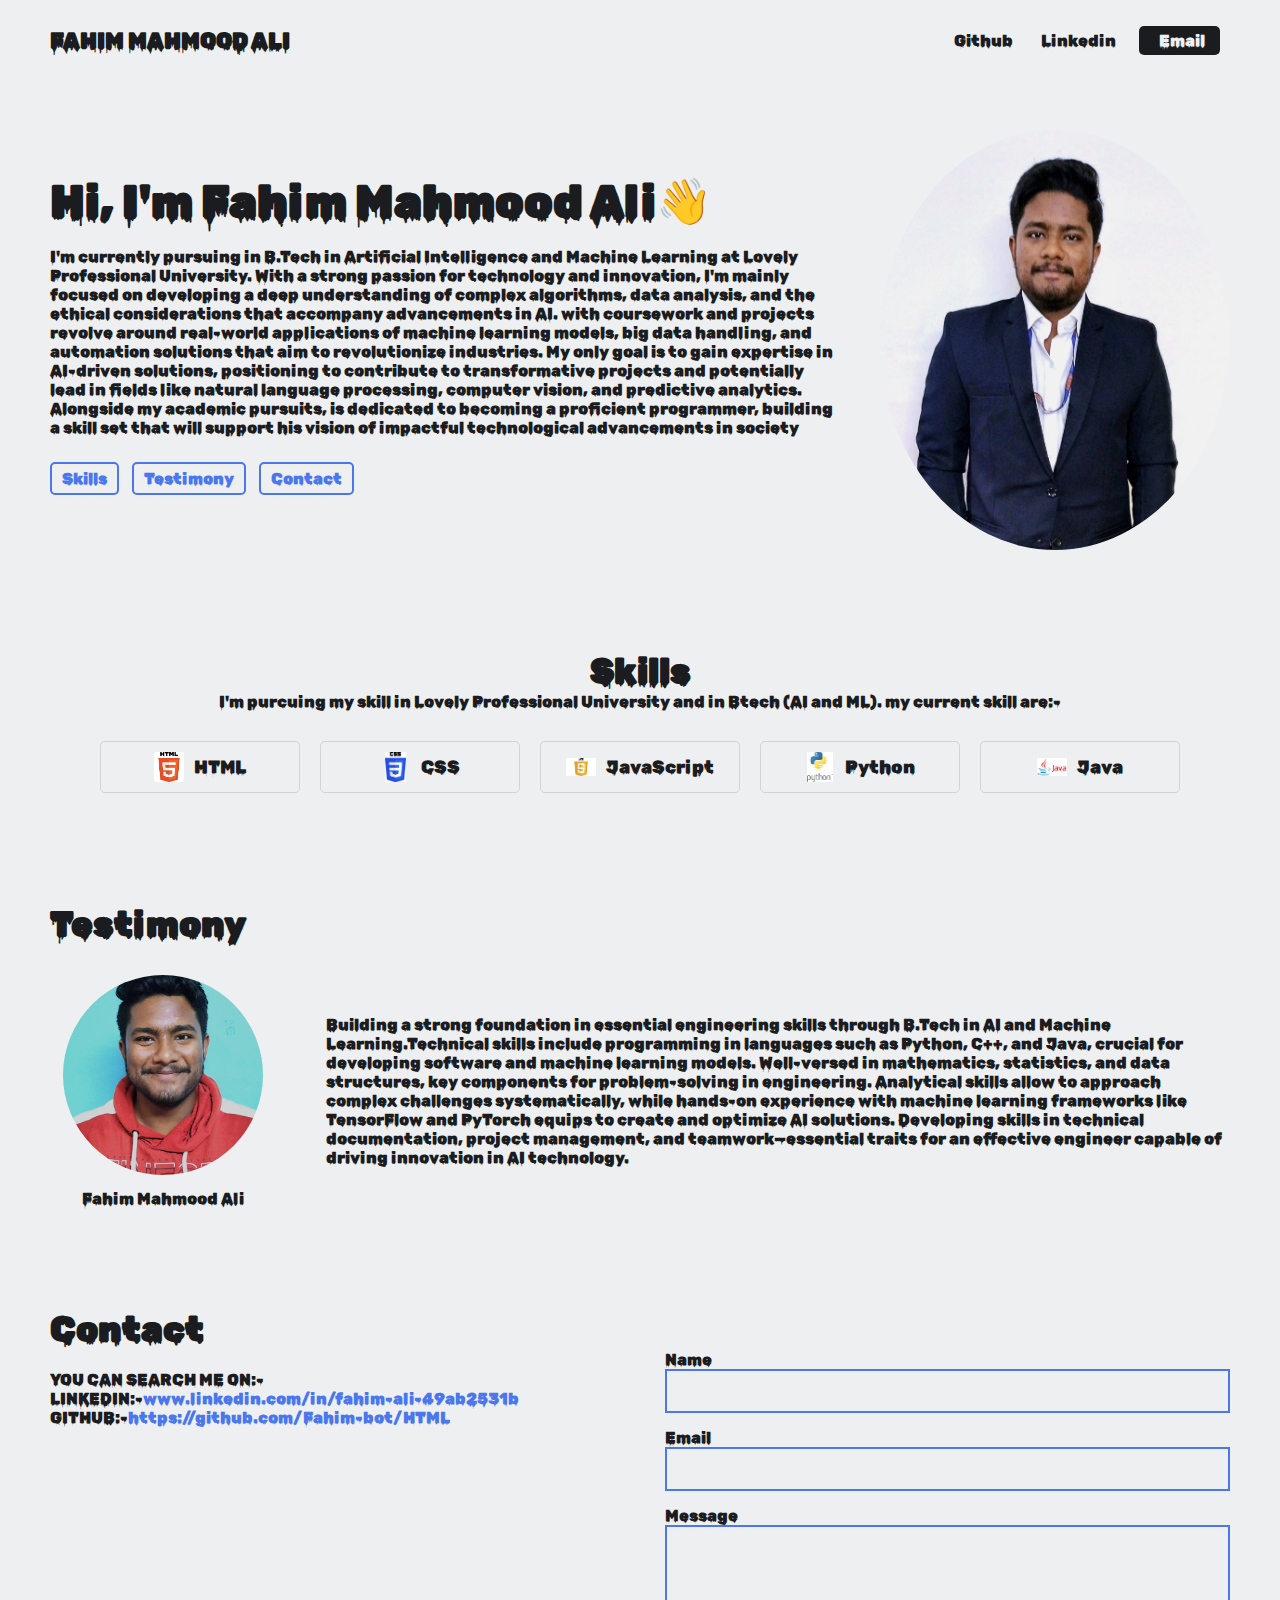
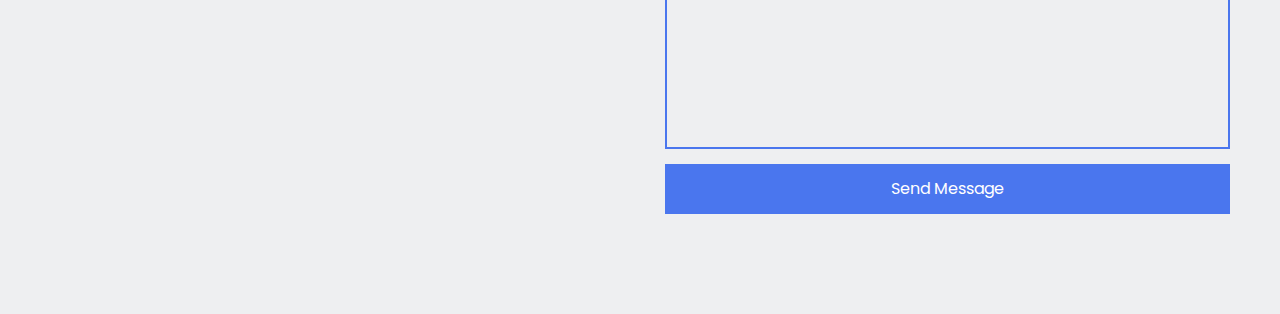
<file: protfolio.html>
<!DOCTYPE html>
<html lang="en">
<head>
  <meta charset="UTF-8">
  <meta http-equiv="X-UA-Compatible" content="IE=edge">
  <meta name="viewport" content="width=device-width, initial-scale=1.0">

  <link rel="preconnect" href="https://fonts.googleapis.com">
  <link rel="preconnect" href="https://fonts.gstatic.com" crossorigin>
  <link href="https://fonts.googleapis.com/css2?family=Poppins:wght@400;600&display=swap" rel="stylesheet">

  <link rel="stylesheet" href="https://cdnjs.cloudflare.com/ajax/libs/font-awesome/6.4.0/css/all.min.css" integrity="sha512-iecdLmaskl7CVkqkXNQ/ZH/XLlvWZOJyj7Yy7tcenmpD1ypASozpmT/E0iPtmFIB46ZmdtAc9eNBvH0H/ZpiBw==" crossorigin="anonymous" referrerpolicy="no-referrer" />

  <link rel="stylesheet" href="protfolio.css">

  <title>Portfolio</title>
  
</head>
<body>
 
  <nav>
    <div class="left">
      <a href="/">FAHIM MAHMOOD ALI</a>
    </div>

    <div class="right">
      <a href="https://github.com/Fahim-bot/HTML" target="_blank" rel="noopener noreferrer">
        <i class="fa-brands fa-github"></i>
        <span>Github</span>
      </a>
      
      <a href="https://www.linkedin.com/in/fahim-ali-49ab2531b/recent-activity/all/" target="_blank" rel="noopener noreferrer">
        <i class="fa-brands fa-linkedin"></i>
        <span>Linkedin</span>
      </a>
      
      <a href="fa3731283@example.com">
        <i class="fa-solid fa-envelope"></i>
        <span>Email</span>
      </a>
    </div>
  </nav>

  <main>
   
    <section class="hero-section">
      <div class="text">
        <h2>Hi, I'm Fahim Mahmood Ali👋</h2><br>
        <p>I'm  currently pursuing in B.Tech in Artificial Intelligence and Machine Learning at Lovely Professional University. With a strong passion for technology and innovation, I'm mainly focused on developing a deep understanding of complex algorithms, data analysis, and the ethical considerations that accompany advancements in AI. with  coursework and projects revolve around real-world applications of machine learning models, big data handling, and automation solutions that aim to revolutionize industries. My only goal is to gain expertise in AI-driven solutions, positioning  to contribute to transformative projects and potentially lead in fields like natural language processing, computer vision, and predictive analytics. Alongside my academic pursuits,  is dedicated to becoming a proficient programmer, building a skill set that will support his vision of impactful technological advancements in society</p>

        <div class="links">
          <a href="#skills">
            <i class="fa-solid fa-code"></i>
            <span>Skills</span>
          </a>
          
          <a href="#testimony">
            <i class="fa-solid fa-pen"></i>
            <span>Testimony</span>
          </a>
          
          <a href="#contact">
            <i class="fa-solid fa-envelope"></i>
            <span>Contact</span>
          </a>
        </div>
      </div>

      <div class="headshot">
        <img src="images/IMG_20240806_083558_266_transcpr[1].jpg" alt="FAHIM MAHMOOD ALI">
      </div>
    </section>

    <!-- SECTION 2: Skills -->
    <section id="skills" class="skills-section">
      <h2>Skills</h2>
      <div class="text">
        I'm purcuing my skill in Lovely Professional University and in Btech (AI and ML). my current skill are:- 
      </div>
      <div class="cells">
        <div class="cell">
          <img src="images/html.png" alt="html logo">
          <span>HTML</span>
        </div>
        
        <div class="cell">
          <img src="images/css.png" alt="css logo">
          <span>CSS</span>
        </div>
        
        <div class="cell">
          <img src="images/javascript.png" alt="javascript logo">
          <span>JavaScript</span>
        </div>
        
        <div class="cell">
          <img src="images/python.jpg" alt="python logo">
          <span>Python</span>
        </div>
        
        <div class="cell">
          <img src="images/java.png" alt="react logo">
          <span>Java</span>
        </div>
      </div>
    </section>

    <!-- SECTION 3: Testimony -->
    <section id="testimony" class="testimony-section">
      <h2>Testimony</h2>

      <div class="group">
        <div class="person-details">
          <img src="images/IMG-20230522-WA0000.jpg">
          <p>Fahim Mahmood Ali</p>
          
        </div>

        <div class="text">
        Building a strong foundation in essential engineering skills through  B.Tech in AI and Machine Learning.Technical skills include programming in languages such as Python, C++, and Java, crucial for developing software and machine learning models. Well-versed in mathematics, statistics, and data structures, key components for problem-solving in engineering. Analytical skills allow to approach complex challenges systematically, while  hands-on experience with machine learning frameworks like TensorFlow and PyTorch equips to create and optimize AI solutions. Developing skills in technical documentation, project management, and teamwork—essential traits for an effective engineer capable of driving innovation in AI technology.
        </div>
      </div>
    </section>

    <!-- SECTION 4: Contact -->
    <section id="contact" class="contact-section">
      <h2>Contact</h2>

      <div class="group">
        <div class="text">
         YOU CAN SEARCH ME ON:-<br>
        LINKEDIN:-<a herf="www.linkedin.com/in/fahim-ali-49ab2531b">www.linkedin.com/in/fahim-ali-49ab2531b</a><br>
        GITHUB:-<a href="https://github.com/Fahim-bot/HTML">https://github.com/Fahim-bot/HTML</a>
        
        </div>

        <form>
          <label for="name">Name</label>
          <input type="text" id="name">

          <label for="email">Email</label>
          <input type="email" id="email">

          <label for="message">Message</label>
          <textarea id="message" cols="20" rows="10"></textarea>

          <button type="submit">Send Message</button>
        </form>
      </div>
    </section>
  </main>
</body>
</html>
</file>
<file: protfolio.css>
@import url('https://fonts.googleapis.com/css2?family=Rubik+Wet+Paint&display=swap');

:root {
    --text-color: #1a1c20;
    --link-color: #4a76ee;
    --background-color: #eeeff1;
  }
  
  * {
    margin: 0;
    padding: 0;
    box-sizing: border-box;
  }
  
  html {
    scroll-behavior: smooth;
  } 
  body {
    font-family: "Rubik Wet Paint", serif;
    color: var(--text-color);
    background-color: var(--background-color);
    max-width: 1400px;
    margin: 0 auto;
    
    
  }
  
  a {
    color: var(--link-color);
    text-decoration: none;
  }
  
  /* NAVBAR */
  nav {
    display: flex;
    justify-content: space-between;
    align-items: center;
  
    padding: 0 50px;
    height: 80px;
  }
  
  nav .left a {
    color: var(--text-color);
    font-size: 22px;
    font-weight: 600;
  }
  
  nav .right a {
    color: var(--text-color);
    margin: 0 10px;
  }
  
  nav .right a:last-child {
    color: var(--background-color);
    background-color: var(--text-color);
    padding: 5px 15px;
    border-radius: 5px;
  }
  
  nav .right a span {
    margin-left: 5px;
  }
  
  /* SECTION 1: Hero */
  .hero-section {
  
    display: flex;
    justify-content: space-between;
    align-items: center;
    padding: 0 50px;
    margin: 50px 0;
    margin-bottom: 100px;
    gap: 40px;
  }
  
  .hero-section .text {
    flex: 5;
  }
  
  .hero-section .text h2 {
    font-size: 45px;
  }
  
  .hero-section .text .links {
    margin-top: 25px;
  }
  
  .hero-section .text .links a {
    display: inline-block;
    padding: 5px 10px;
    border: 2px solid var(--link-color);
    border-radius: 5px;
    margin-right: 10px;
    margin-bottom: 10px;
    transition: .1s;
  }
  
  .hero-section .text .links a:hover {
    color: var(--text-color);
    border: 2px solid var(--text-color);
  }
  
  .hero-section .headshot {
    flex: 2;
    display: flex;
    justify-content: right;
  }
  
  .hero-section .headshot img {
    width: 350px;
    border-radius: 50%;
  }
  
  /* SECTION 2: Skills */
  .skills-section {
    padding: 0 50px;
    margin-bottom: 100px;
  }
  
  .skills-section h2 {
    text-align: center;
    font-size: 35px;
  }
  
  .skills-section .text {
    text-align: center;
    margin-bottom: 20px;
  }
  
  .skills-section .cells {
    display: flex;
    justify-content: center;
    flex-wrap: wrap;
  }
  
  .skills-section .cells .cell {
    display: flex;
    justify-content: center;
    align-items: center;
    gap: 10px;
  
    width: 200px;
    padding: 10px 20px;
    margin: 10px;
    border: 1.5px solid #d3d3d3;
    border-radius: 5px;
  }
  
  .skills-section .cells .cell img {
    width: 30px;
    height: 30px;
    object-fit: contain;
    border-radius: 2px;
  }
  
  .skills-section .cells .cell span {
    font-size: 18px;
  }
  
  /* SECTION 3: Testimony */
  .testimony-section {
    padding: 0 50px;
    margin-bottom: 100px;
  }
  
  .testimony-section h2 {
    font-size: 35px;
    margin-bottom: 30px;
  }
  
  .testimony-section .group {
    display: flex;
    align-items: center;
    gap: 50px;
  }
  
  .testimony-section .group .person-details {
    text-align: center;
    flex: 2;
  }
  
  .testimony-section .group .person-details img {
    width: 200px;
    aspect-ratio: 1 / 1;
    object-fit: cover;
    border-radius: 50%;
    margin-bottom: 10px;
  }
  
  .testimony-section .group .person-details p {
    font-weight: 600;
  }
  
  .testimony-section .group .person-details p:last-child {
    font-weight: normal;
  }
  
  .testimony-section .group .text {
    flex: 8;
  }
  
  /* SECTION 4: Contact */
  .contact-section {
    padding: 0 50px;
    margin-bottom: 100px;
  }
  
  .contact-section h2 {
    font-size: 35px;
  }
  
  .contact-section .group {
    display: flex;
    gap: 50px;
  }
  
  .contact-section .group .text {
    flex: 3;
    margin-top: 20px;
  }
  
  .contact-section .group form {
    flex: 3;
    display: flex;
    flex-direction: column;
  }
  
  .contact-section .group form input,
  .contact-section .group form textarea {
    font-family: 'Poppins', sans-serif;
    border: 2px solid var(--link-color);
    background-color: transparent;
    padding: 10px;
    margin-bottom: 15px;
    outline: none;
    resize: none;
  }
  
  .contact-section .group form button {
    font-size: 16px;
    font-family: 'Poppins', sans-serif;
    color: #fff;
    background-color: var(--link-color);
    border: none;
    height: 50px;
    cursor: pointer;
    transition: .1s;
  }
  
  .contact-section .group form button:hover {
    filter: brightness(.9);
  }
  
  @media (max-width: 850px) {
    /* SECTION 1: Hero */
    .hero-section .text h2 {
      font-size: 35px;
    }
  }
  
  @media (max-width: 740px) {
    /* SECTION 1: Hero */
    .hero-section {
      flex-direction: column-reverse;
    }
  
    .hero-section .headshot img {
      width: 300px;
    }
  
    /* SECTION 3: Testimony */
    .testimony-section {
      text-align: center;
    }
  
    .testimony-section .group {
      flex-direction: column;
    }
  
    /* SECTION 4: Contact */
    .contact-section .group {
      flex-direction: column;
    }
  }
  
  @media (max-width: 600px) {
    /* NAVBAR */
    nav {
      padding: 0 20px;
    }
  
    nav .right a {
      font-size: 22px;
    }
  
    nav .right a:last-child {
      color: var(--text-color);
      background-color: transparent;
      padding: 0;
    }
  
    nav .right a span {
      display: none;
    }
  
    /* SECTION 1: Hero */
    .hero-section {
      padding: 0 20px;
    }
  
    .hero-section .text h2 {
      font-size: 30px;
    }
  
    /* SECTION 2: Skills */
    .skills-section {
      padding: 0 20px;
    }
  
    .skills-section .cells .cell span {
      font-size: 16px;
    }
  
    /* SECTION 3: Testimony */
    .testimony-section {
      padding: 0 20px;
    }
  
    /* SECTION 4: Contact */
    .contact-section {
      padding: 0 20px;
    }
  }
</file>
